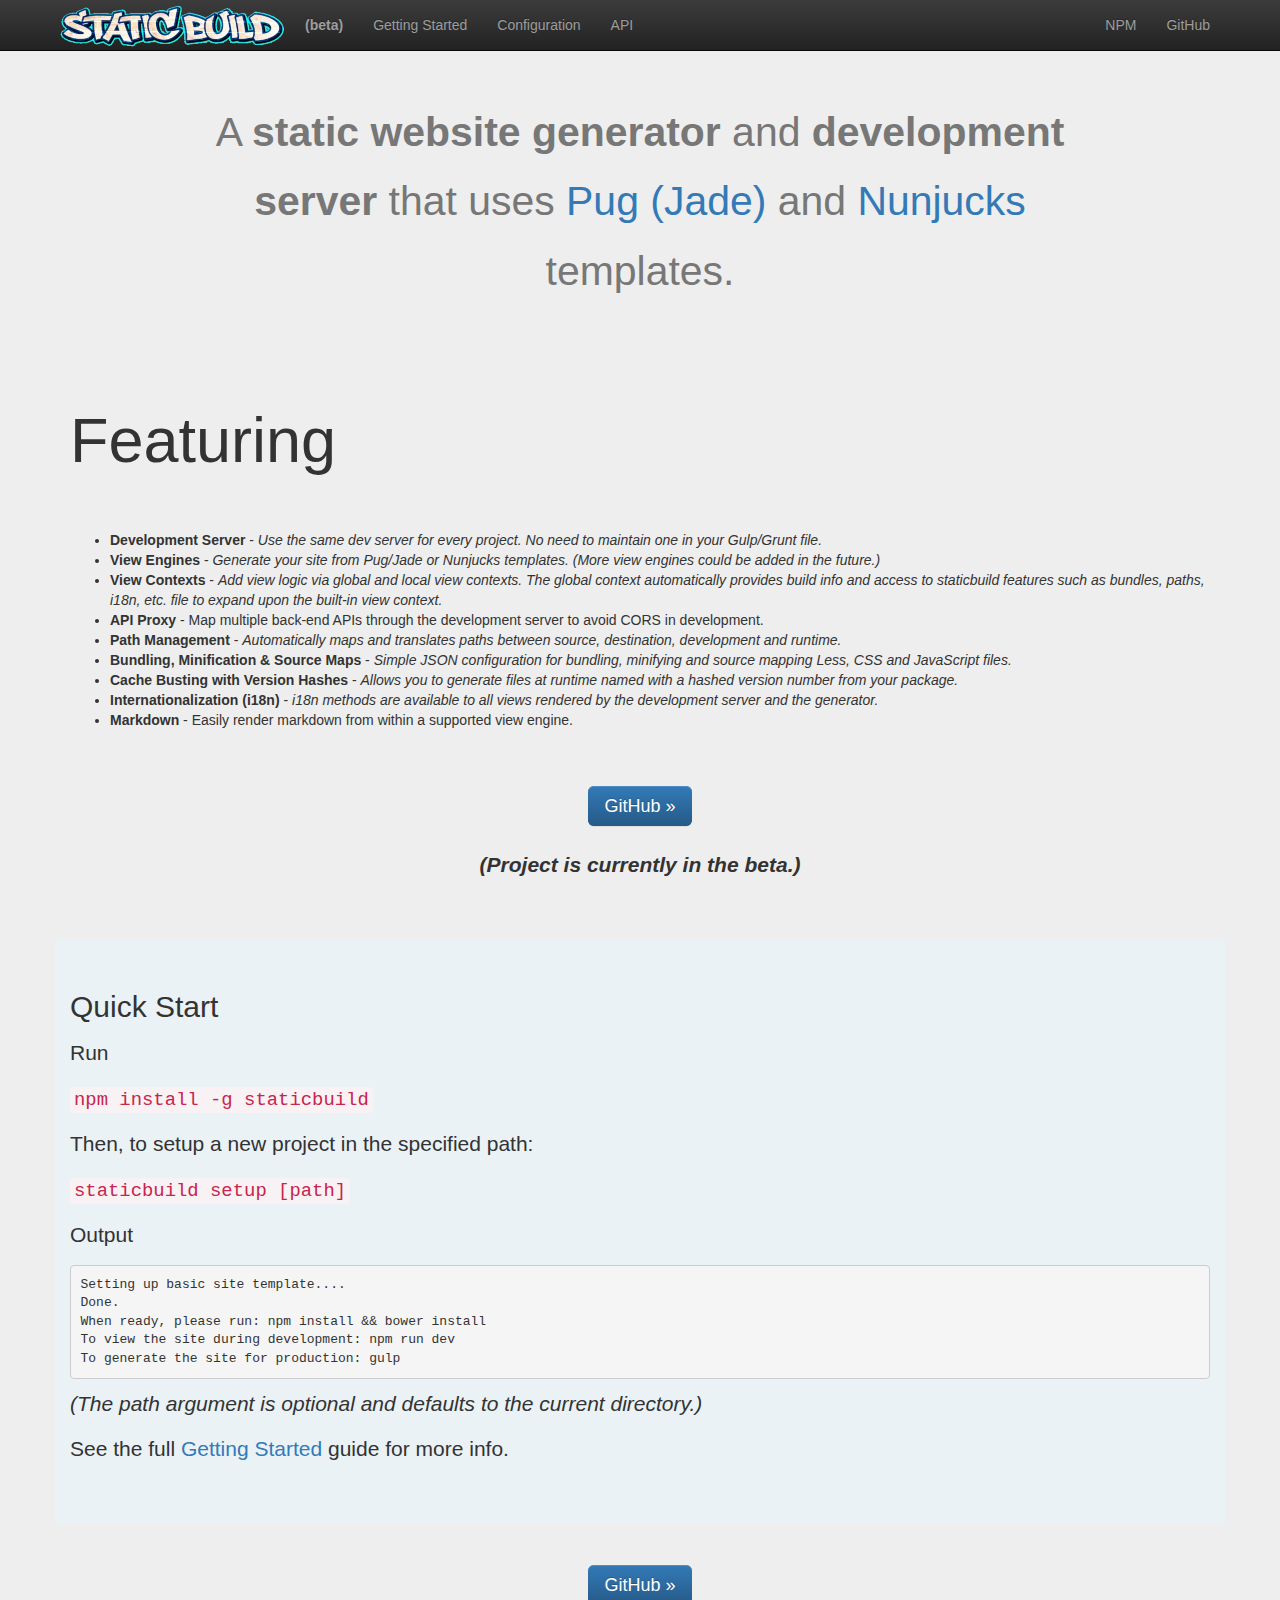
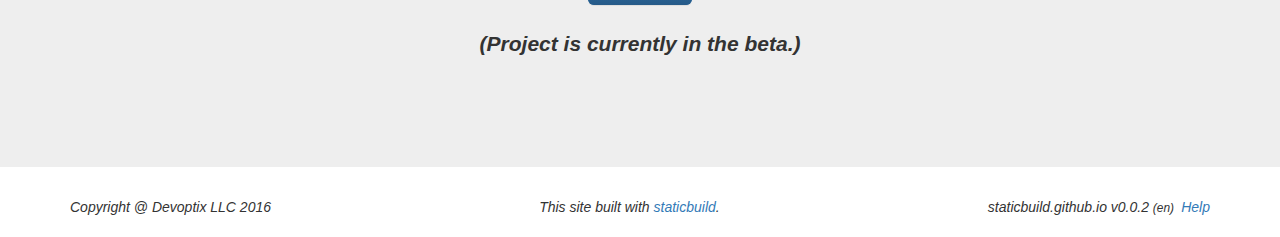
<file: index.html>
<!DOCTYPE html><html lang="en" dir="auto"><head><meta charset="utf-8"><meta http-equiv="X-UA-Compatible" content="IE=edge"><meta name="viewport" content="width=device-width,initial-scale=1"><title>Staticbuild (beta) &middot; A simple static website builder.</title><meta name="description" content="Staticbuild is a simple static website builder that lets you use Jade or Nunjucks templates to build your site."><link rel="apple-touch-icon" href="apple-touch-icon.png"><link rel="stylesheet" type="text/css" href="/lib/main/styles-9f6a6f337e.css"/><script type="text/javascript" src="/lib/jqbs/scripts-b0c3b7d58e.js"></script><script type="text/javascript" src="/lib/ko/scripts-2907ce55e3.js"></script><script type="text/javascript" src="/lib/main/scripts-5191973edb.js"></script><link rel="stylesheet" type="text/css" href="/lib/hljs-solarized-dark/styles-1bac334b99.css"/></head><body><div id="topnav" role="navigation" class="navbar navbar-inverse navbar-fixed-top"><div class="container"><div class="navbar-header"><button type="button" data-toggle="collapse" data-target="#navbar" aria-controls="navbar" class="navbar-toggle collapsed"><span class="sr-only">Menu</span><span class="icon-bar"></span><span class="icon-bar"></span><span class="icon-bar"></span></button><a href="/" class="navbar-brand"><img src="/lib/img/graffiti-logo-225x42.png" width="225" height="42"/></a></div><div id="navbar" class="navbar-collapse collapse"><ul class="nav navbar-nav"><li><a href="/#beta" title="(Project is currently in beta.)"><strong>(beta)</strong></a></li><li><a href="/getting-started/">Getting Started</a></li><li><a href="/configuration">Configuration</a></li><li><a href="/api">API</a></li></ul><ul class="nav navbar-nav navbar-right"><li><a href="https://www.npmjs.com/package/staticbuild">NPM</a></li><li><a href="https://github.com/staticbuild/staticbuild">GitHub</a></li></ul></div></div></div><a name="introduction"></a><div style="margin-bottom:0" class="jumbotron"><div class="container"><h1 style="margin: 0 auto; max-width: 900px" class="text-center"><small>A <strong>static website generator</strong> and <strong>development server</strong> that uses <a href="https://github.com/pugjs/pug">Pug (Jade)</a> and <a href="https://github.com/mozilla/nunjucks">Nunjucks</a> templates.</small></h1></div></div><a name="features"></a><div class="jumbotron"><div class="container"><h1>Featuring</h1><p>&nbsp;</p><p><ul><li><strong>Development Server</strong> - <em>Use the same dev server for every project. No need to maintain one in your Gulp/Grunt file.</em></li><li><strong>View Engines</strong> - <em>Generate your site from Pug/Jade or Nunjucks templates. (More view engines could be added in the future.)</em></li><li><strong>View Contexts</strong> - <em>Add view logic via global and local view contexts. The global context automatically provides build info and access to staticbuild features such as bundles, paths, i18n, etc. file to expand upon the built-in view context.</em></li><li><strong>API Proxy</strong> - Map multiple back-end APIs through the development server to avoid CORS in development.</li><li><strong>Path Management</strong> - <em>Automatically maps and translates paths between source, destination, development and runtime.</em></li><li><strong>Bundling, Minification &amp; Source Maps</strong> - <em>Simple JSON configuration for bundling, minifying and source mapping Less, CSS and JavaScript files.</em></li><li><strong>Cache Busting with Version Hashes</strong> - <em>Allows you to generate files at runtime named with a hashed version number from your package.</em></li><li><strong>Internationalization (i18n)</strong> - <em>i18n methods are available to all views rendered by the development server and the generator.</em></li><li><strong>Markdown</strong> - Easily render markdown from within a supported view engine.</li></ul></p><p>&nbsp;</p><a name="beta"></a><p class="text-center"><a href="https://github.com/staticbuild/staticbuild" role="button" class="bn btn-primary btn-lg">GitHub &raquo;</a><br><br><em><strong>(Project is currently in the beta.)</strong></em></p><p>&nbsp;</p><div class="row"><div style="background-color: #eaf2f6" class="col-xs-12"><p>&nbsp;</p><h2>Quick Start</h2><p></p><p>Run</p><p><code>npm install -g staticbuild</code></p><p>Then, to setup a new project in the specified path:</p><p><code>staticbuild setup [path]</code></p><p>Output</p><pre><code>Setting up basic site template....
Done.
When ready, please run: npm install &amp;&amp; bower install
To view the site during development: npm run dev
To generate the site for production: gulp
</code></pre><p><em>(The path argument is optional and defaults to the current directory.)</em></p><p></p><p>See the full <a href="/getting-started/">Getting Started</a> guide for more info.</p><p>&nbsp;</p></div></div><p>&nbsp;</p><p class="text-center"><a href="https://github.com/staticbuild/staticbuild" role="button" class="bn btn-primary btn-lg">GitHub &raquo;</a><br><br><em><strong>(Project is currently in the beta.)</strong></em></p><p>&nbsp;</p></div></div><div class="container"><div class="row"><div class="col-xs-12"><div class="text-center"><em class="pull-left">Copyright @ Devoptix LLC 2016</em><em>This site built with <a href="https://github.com/staticbuild/staticbuild">staticbuild</a>.</em><em class="pull-right">staticbuild.github.io v0.0.2 <small>(en) </small>&nbsp;<a href="https://github.com/staticbuild/staticbuild/issues">Help</a></em></div></div></div></div></body></html>
</file>
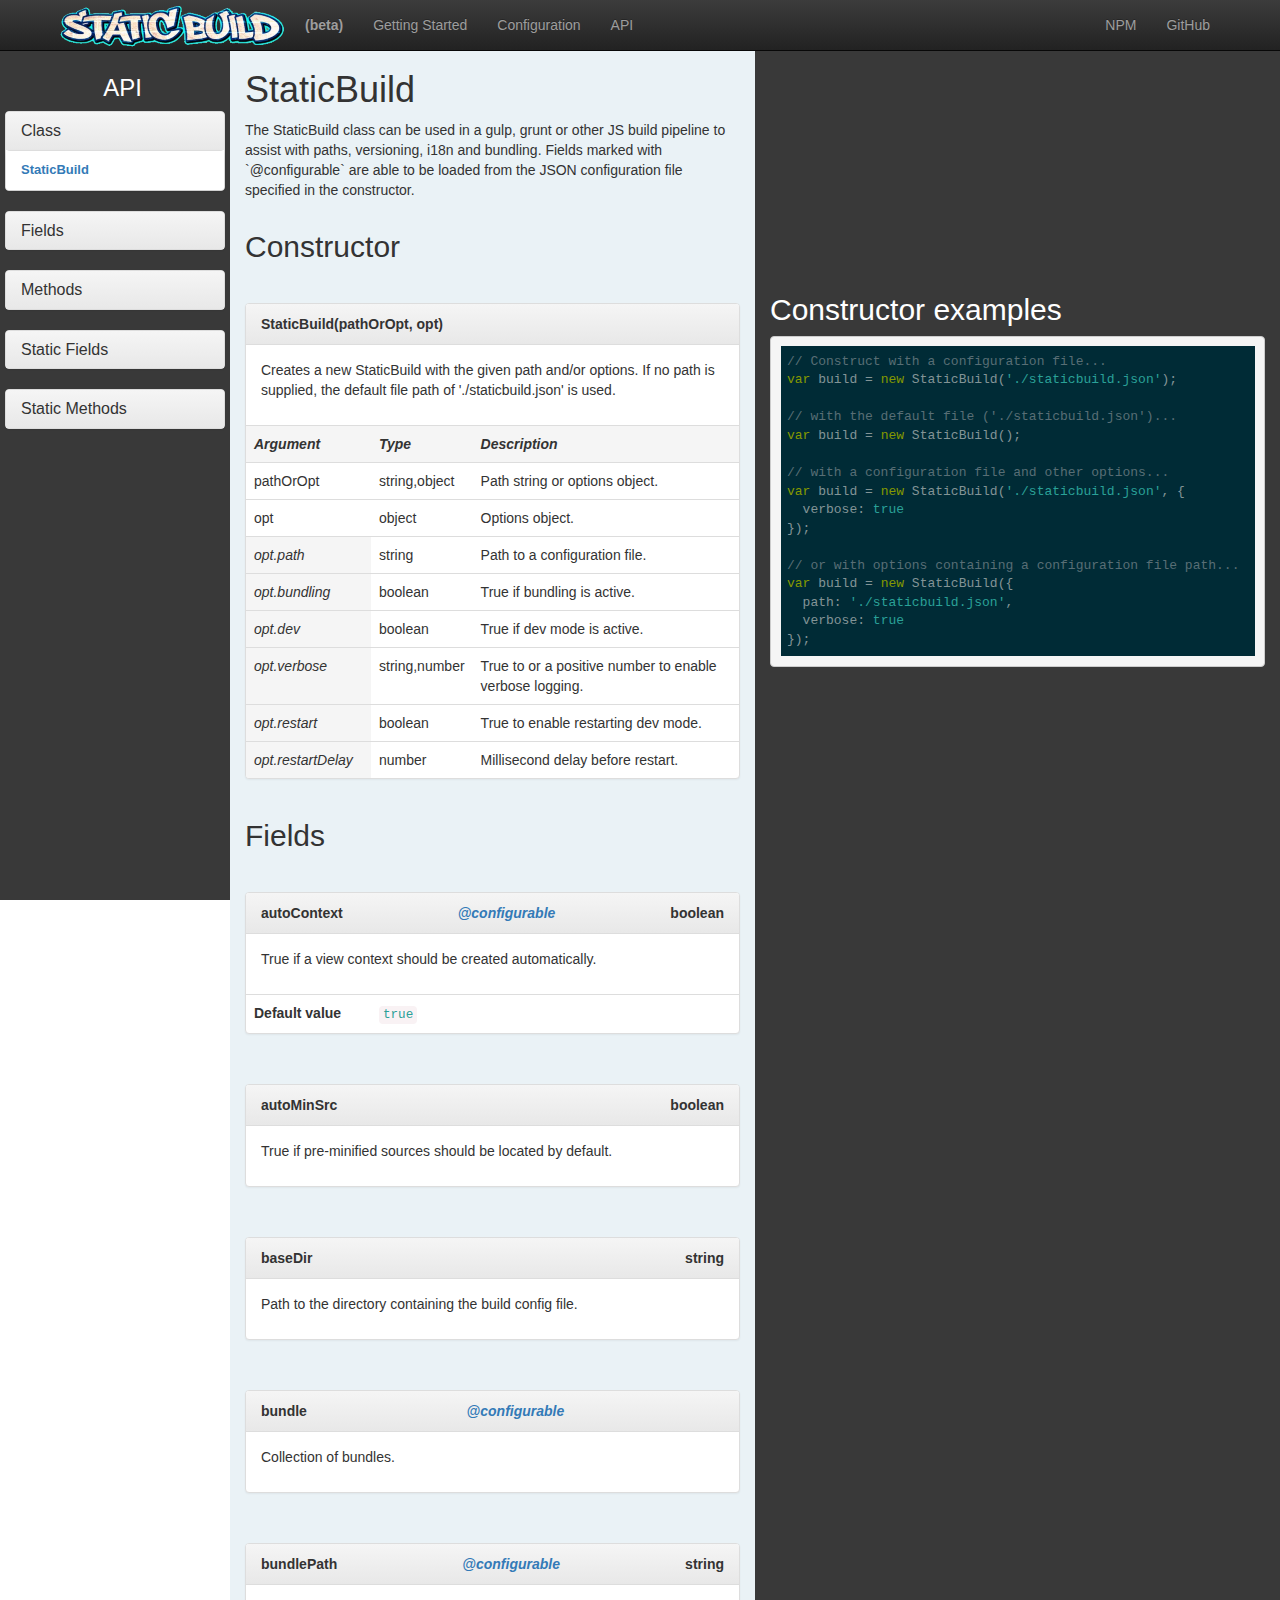
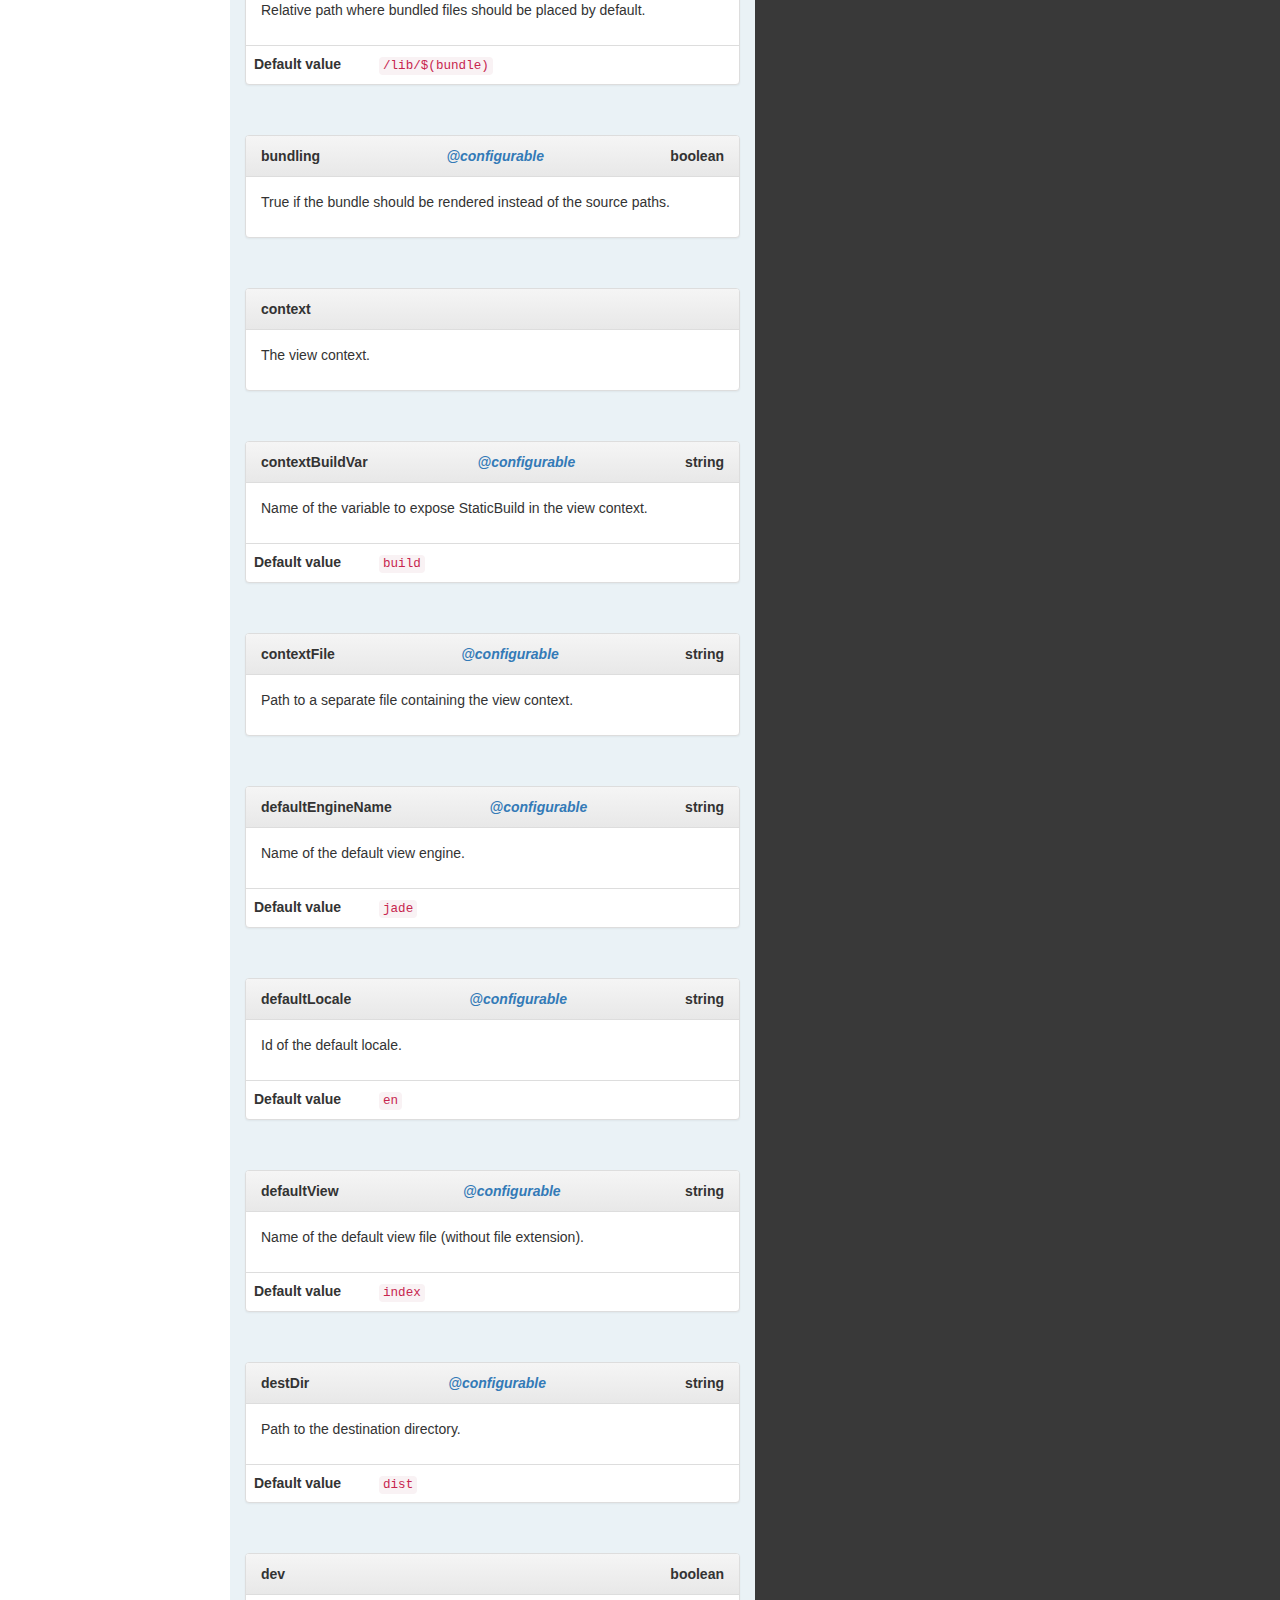
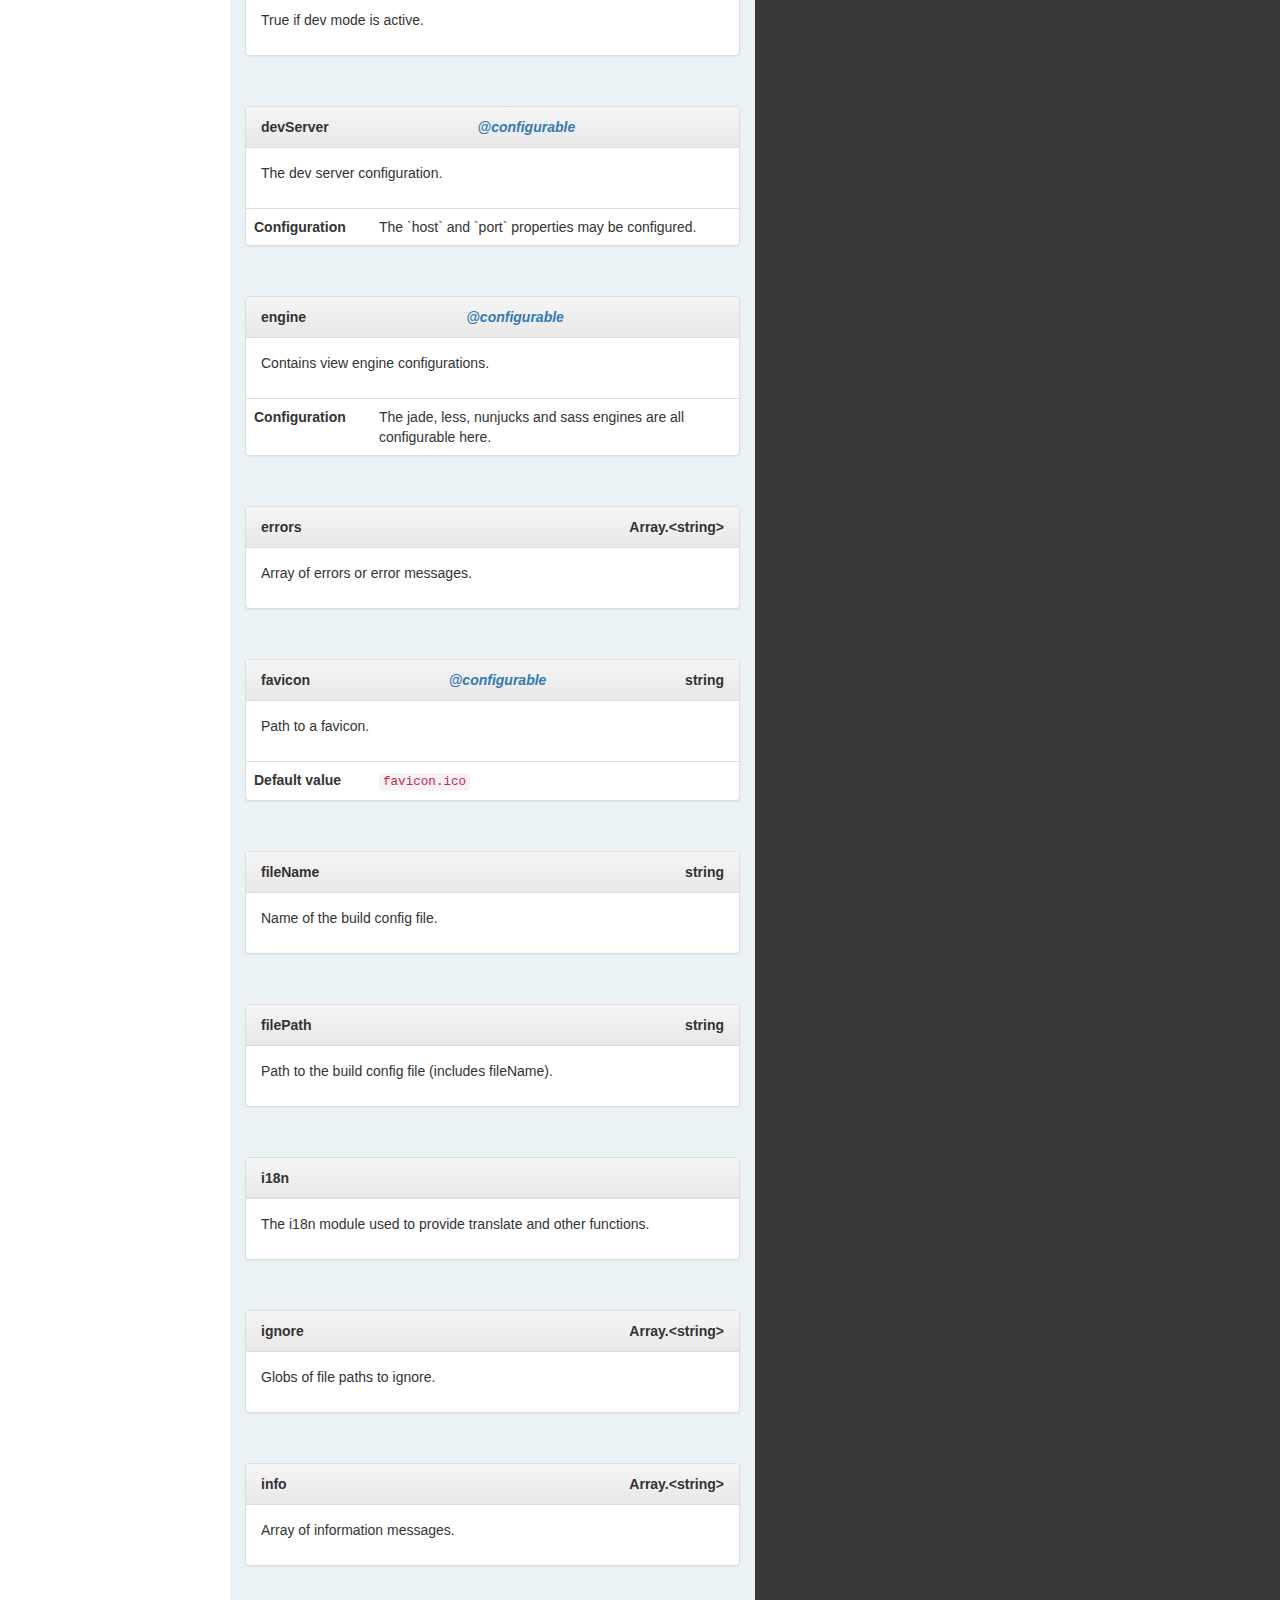
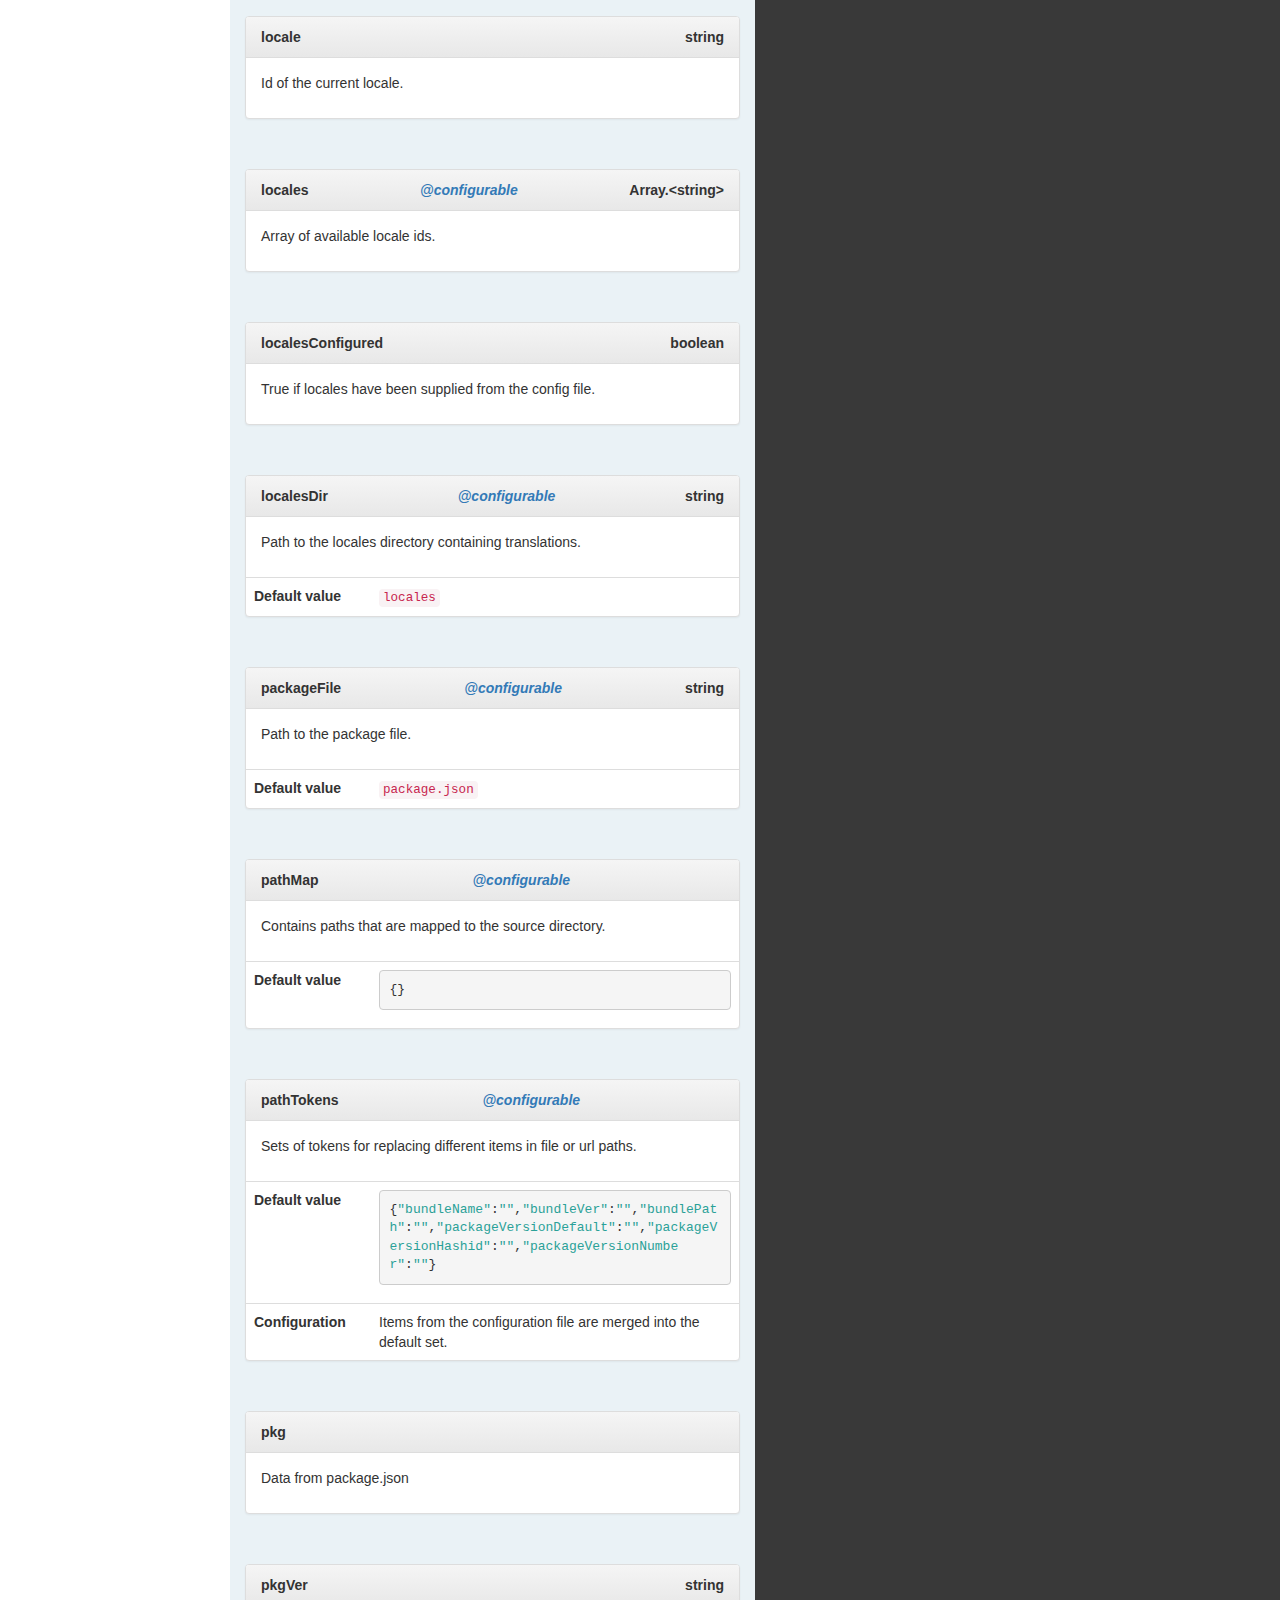
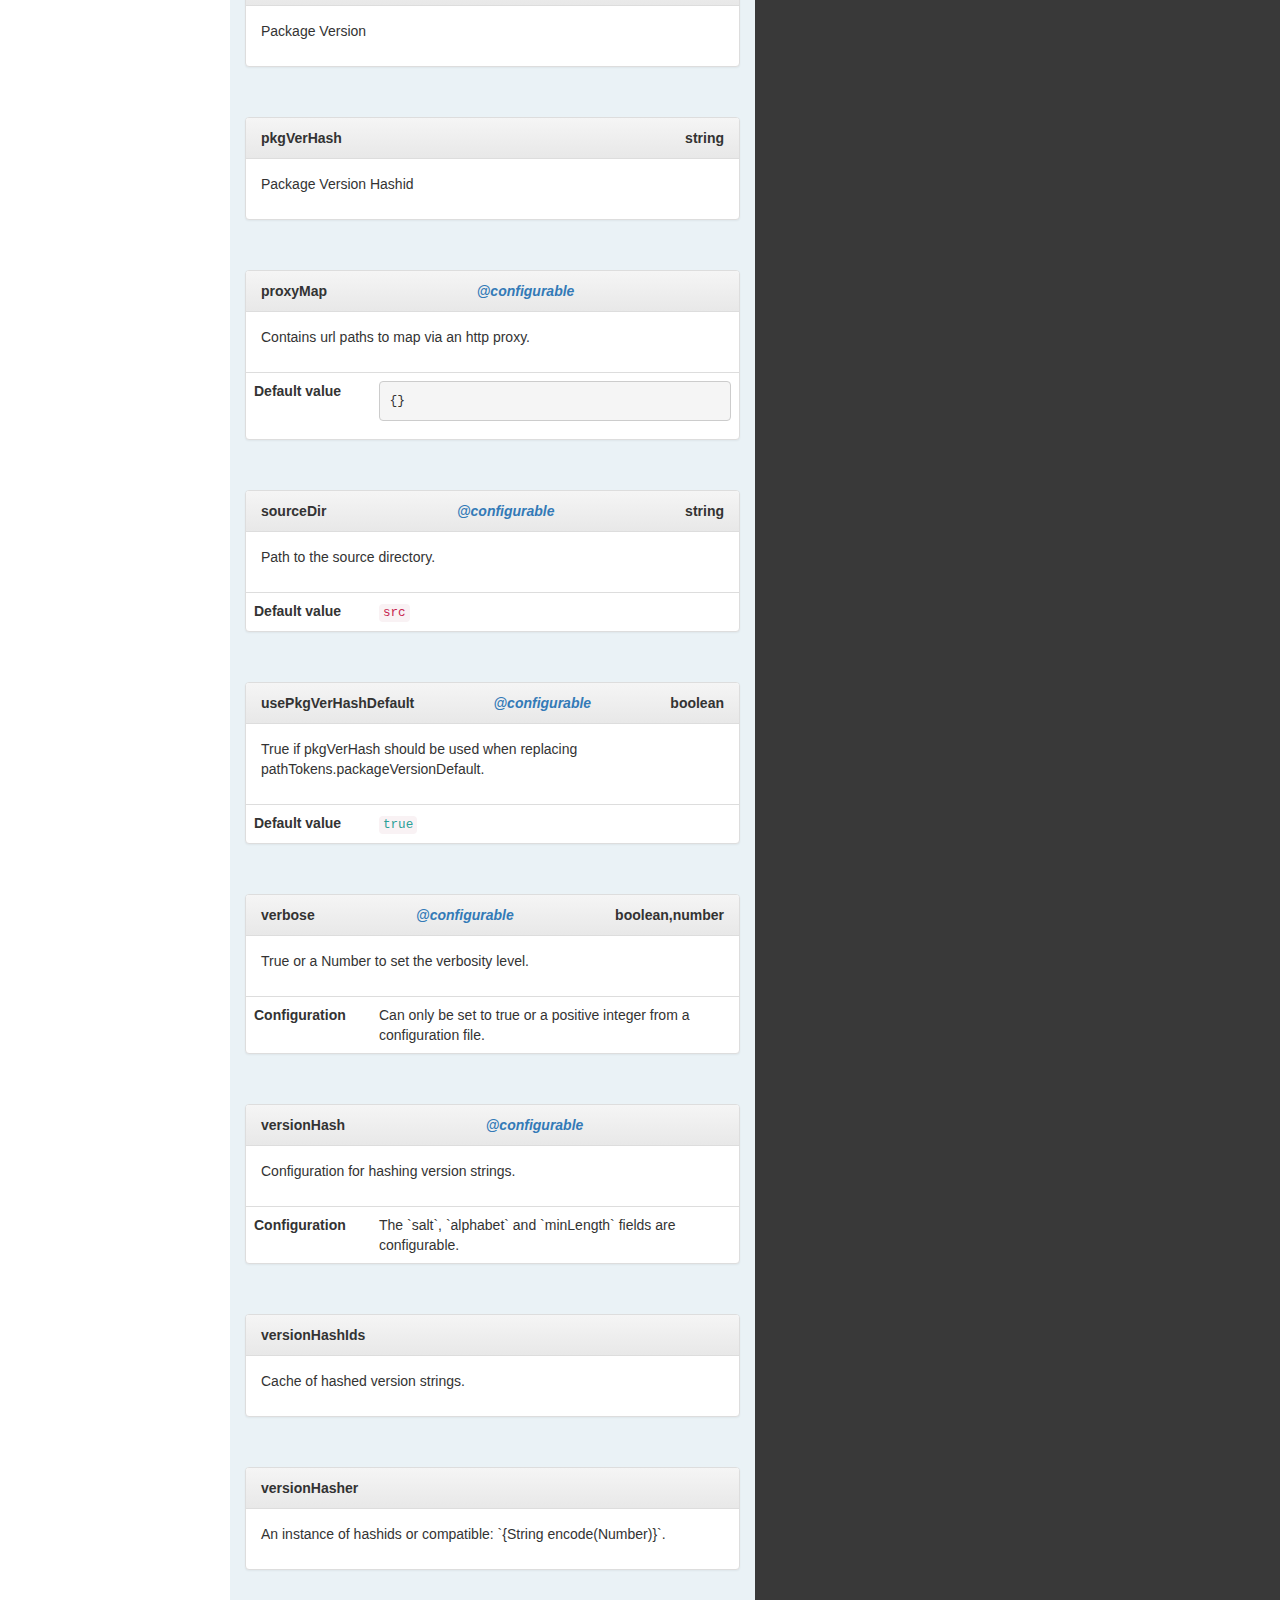
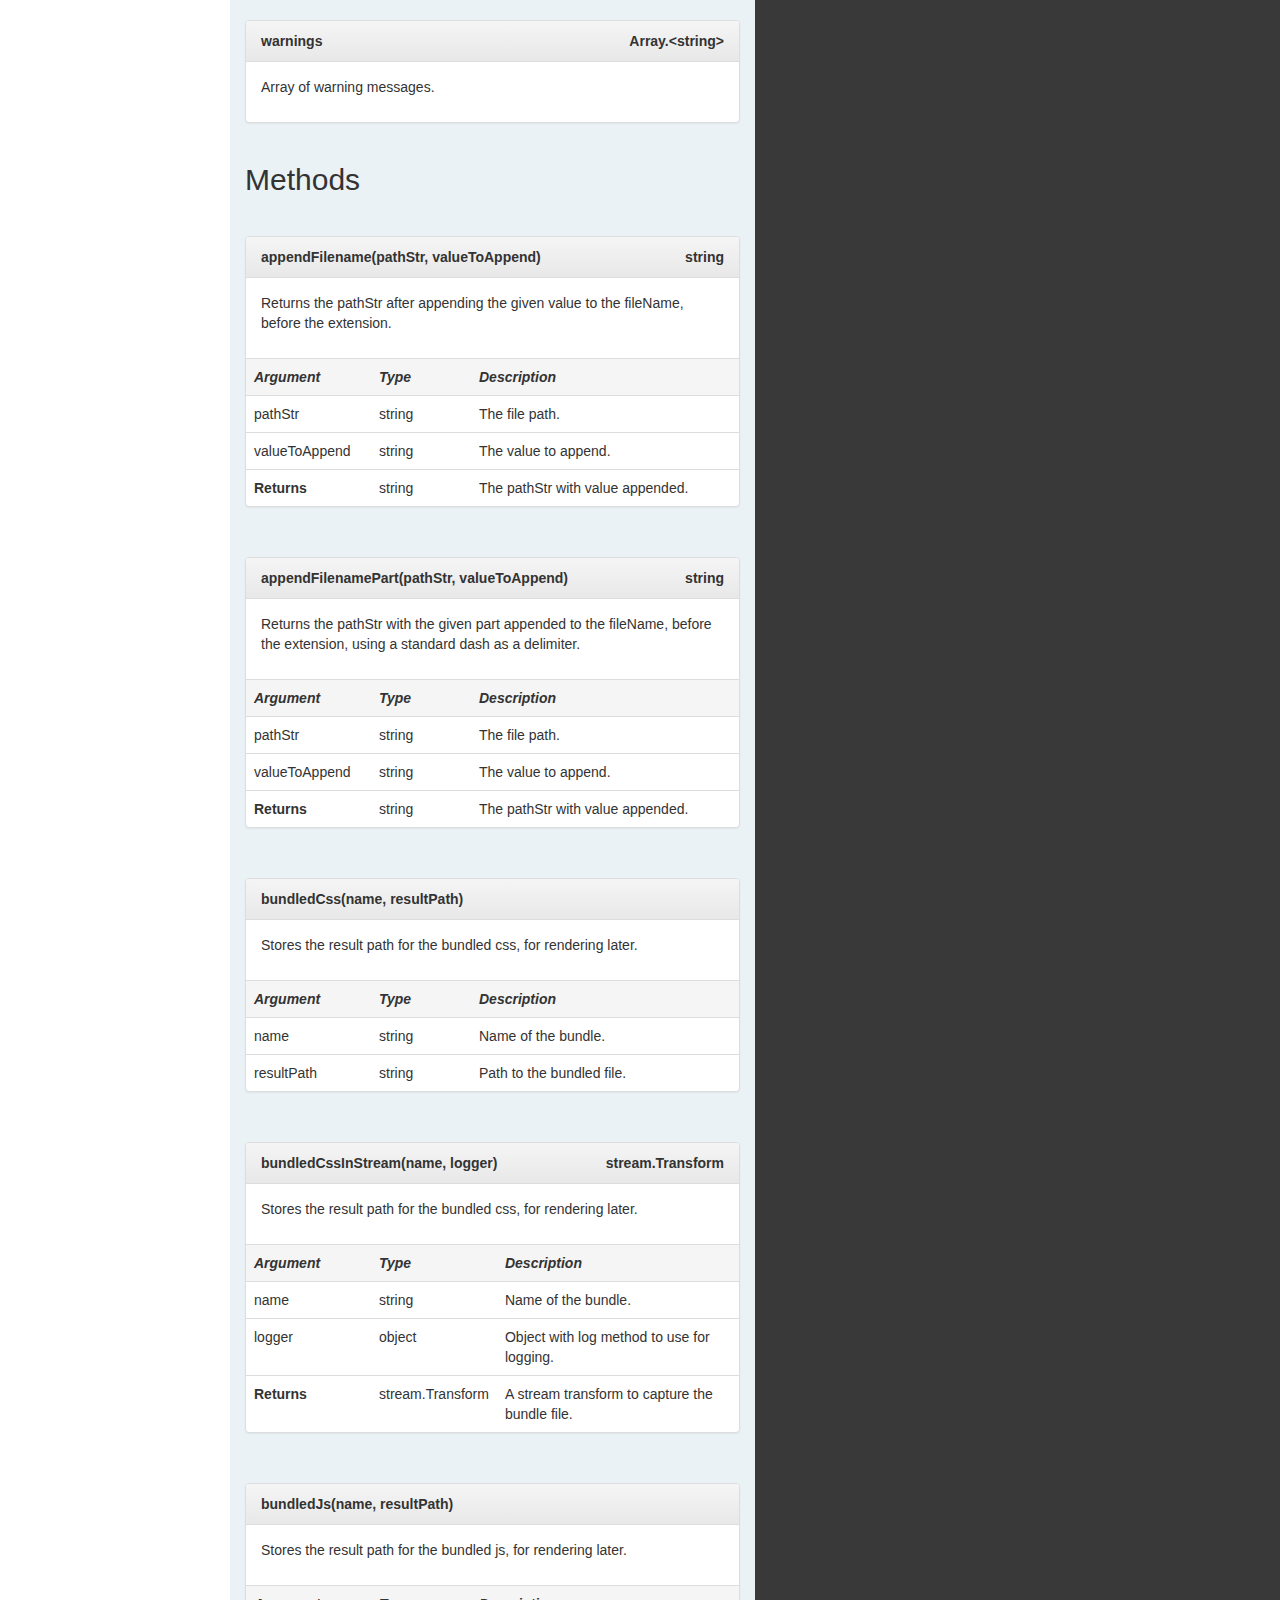
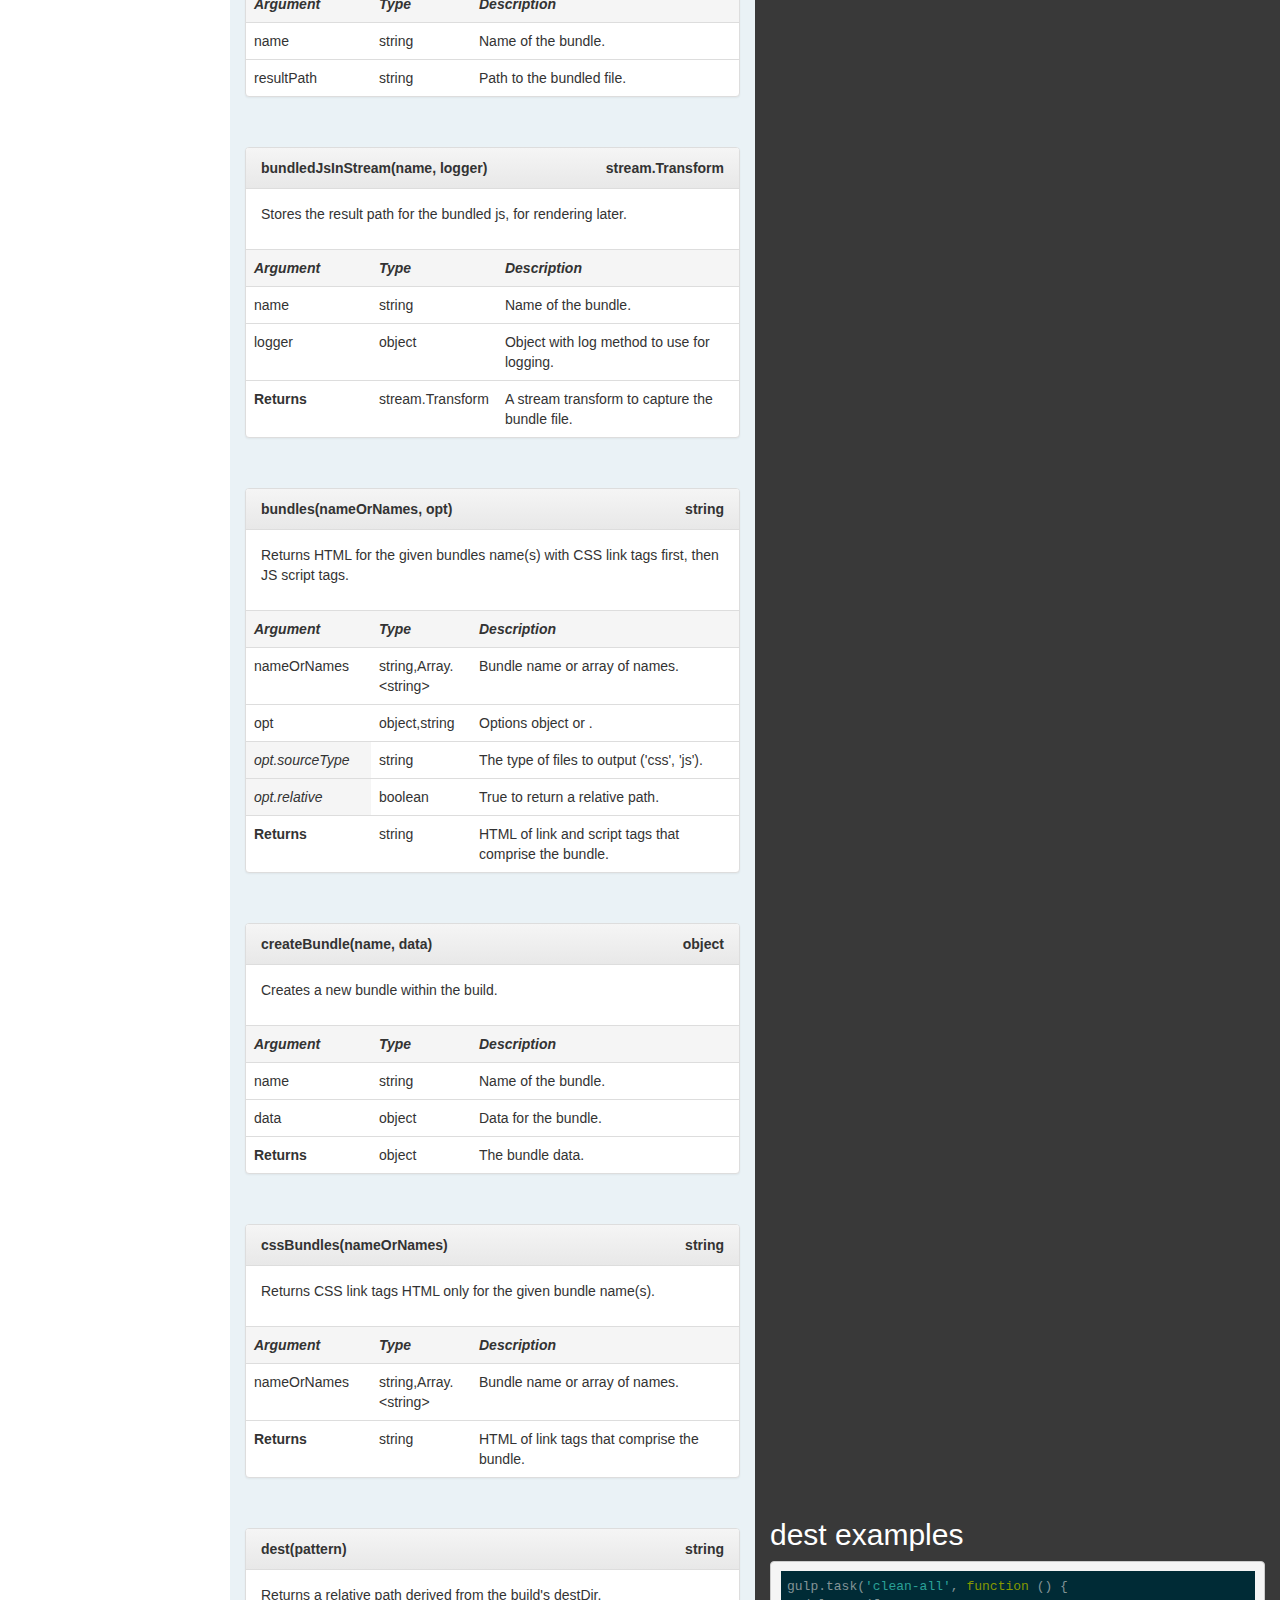
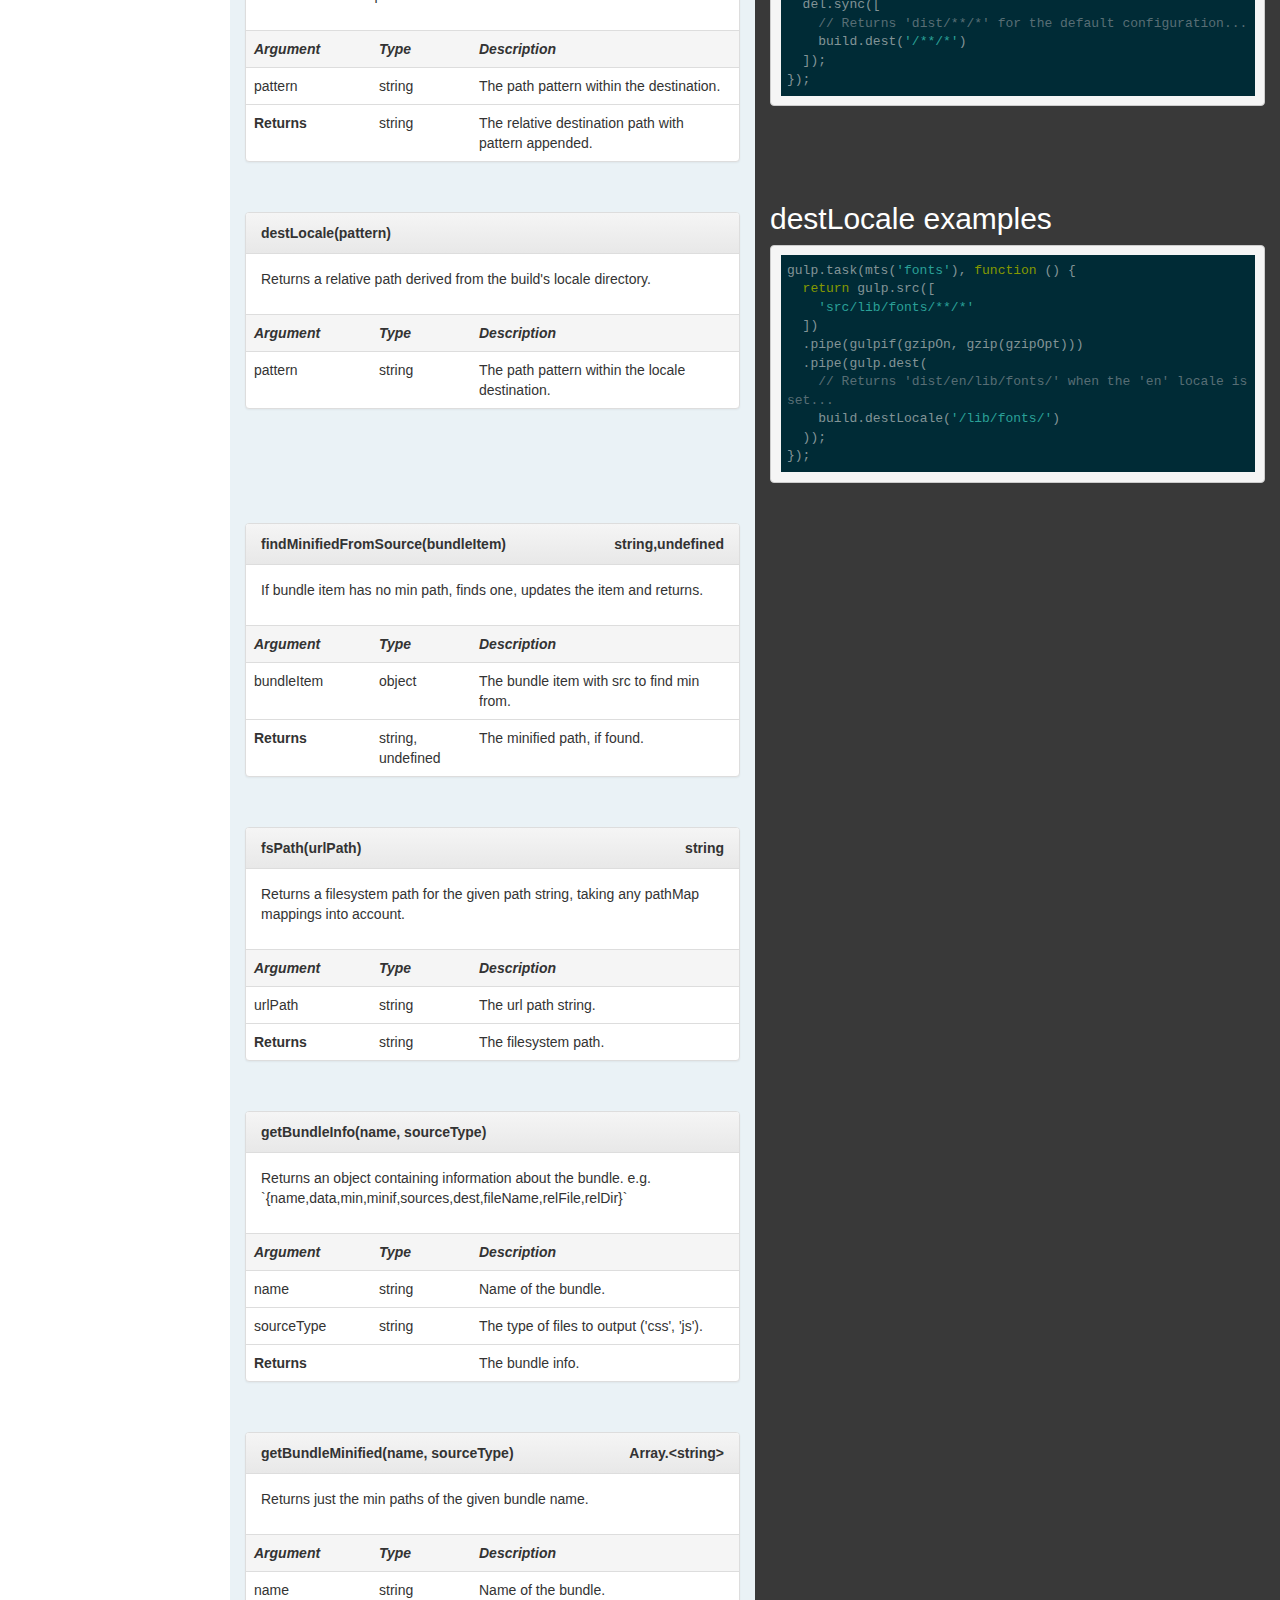
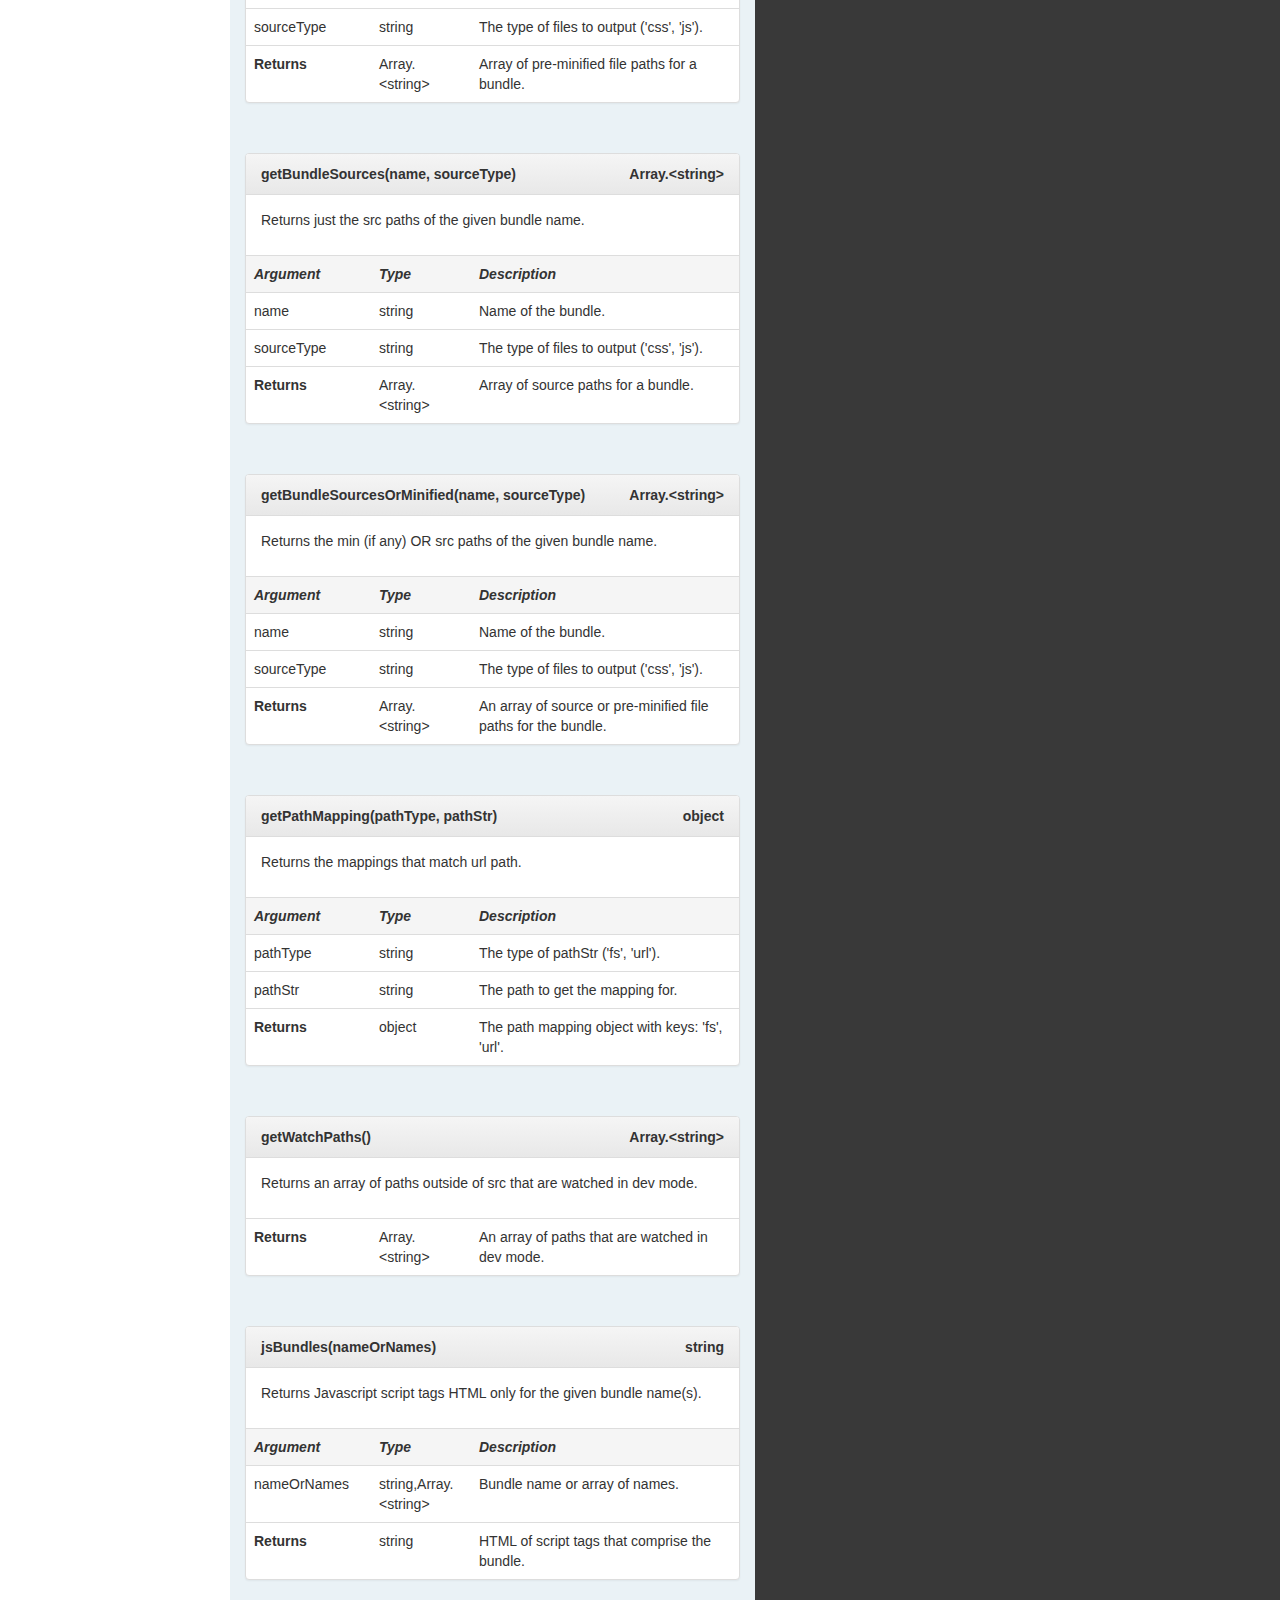
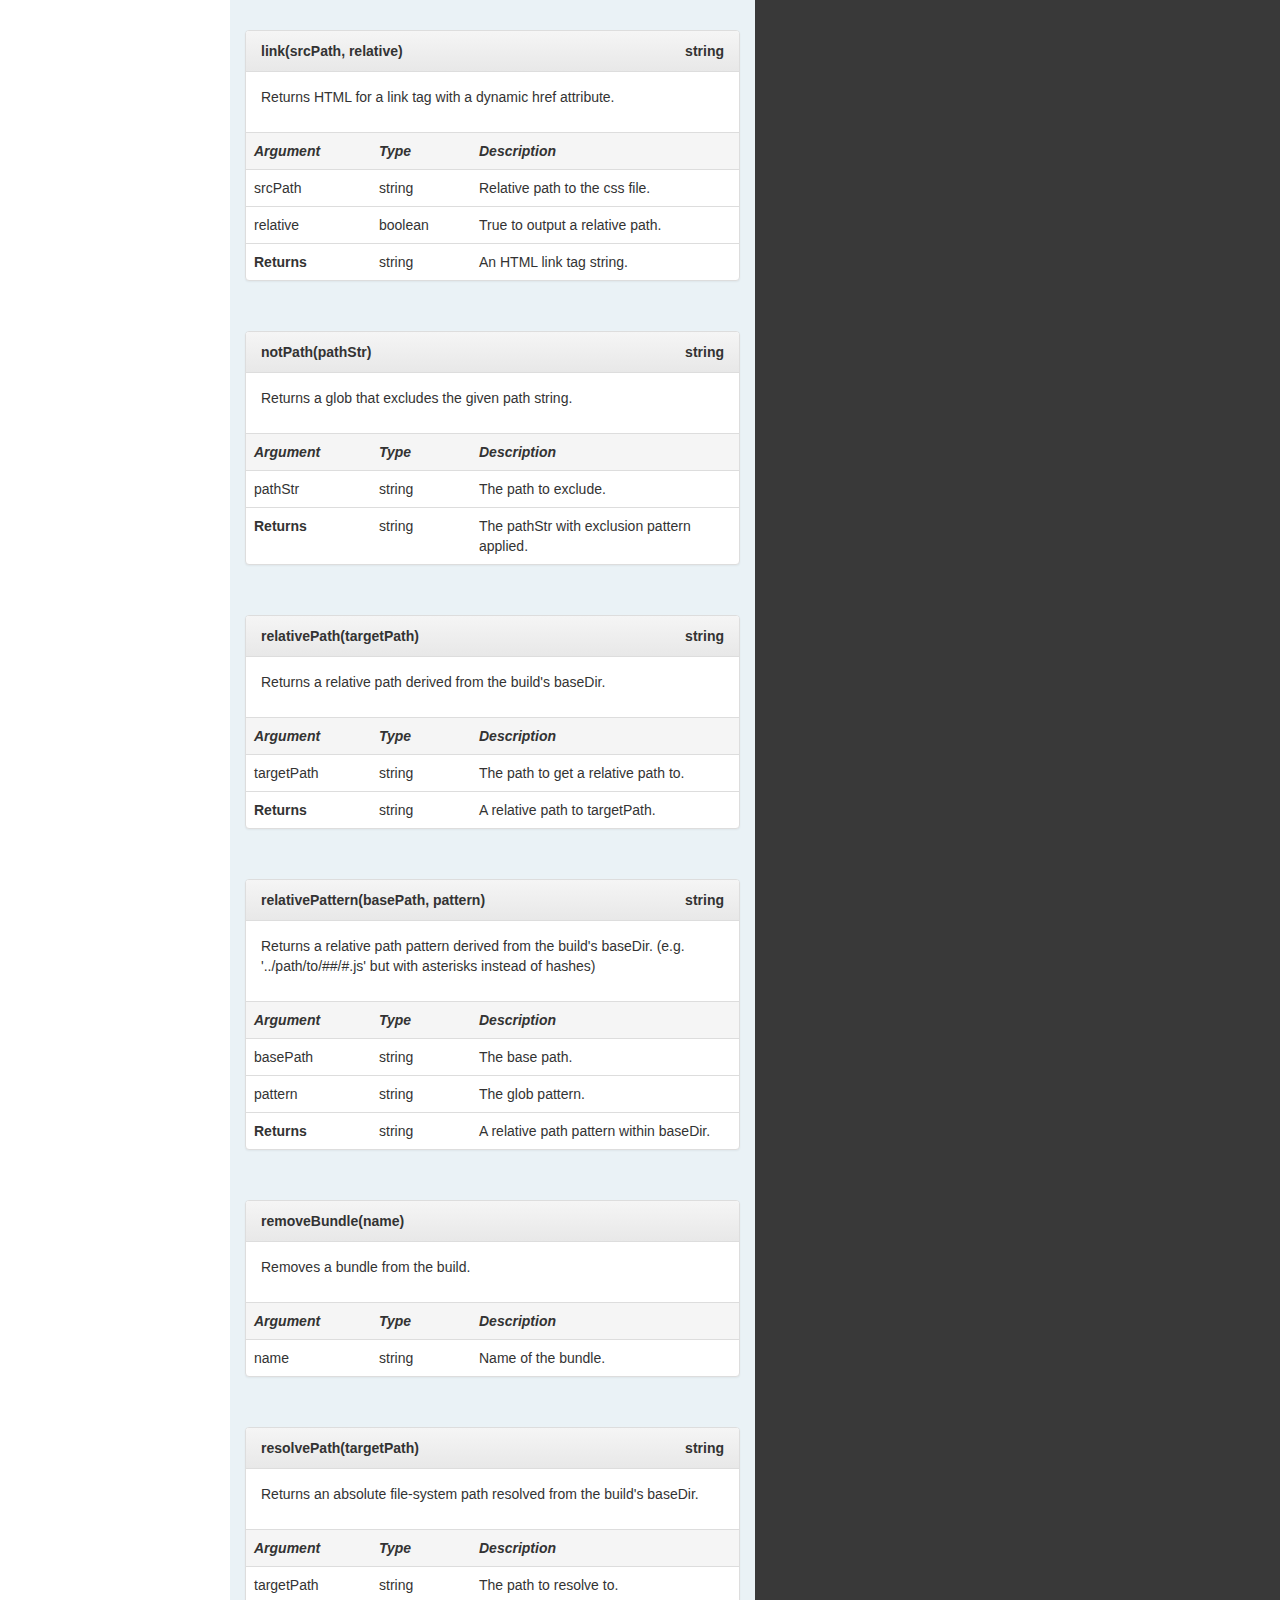
<file: api/index.html>
<!DOCTYPE html><html lang="en" dir="auto"><head><meta charset="utf-8"><meta http-equiv="X-UA-Compatible" content="IE=edge"><meta name="viewport" content="width=device-width,initial-scale=1"><title>Staticbuild (beta) &middot; A simple static website builder.</title><meta name="description" content="Staticbuild is a simple static website builder that lets you use Jade or Nunjucks templates to build your site."><link rel="apple-touch-icon" href="apple-touch-icon.png"><link rel="stylesheet" type="text/css" href="/lib/main/styles-9f6a6f337e.css"/><script type="text/javascript" src="/lib/jqbs/scripts-b0c3b7d58e.js"></script><script type="text/javascript" src="/lib/ko/scripts-2907ce55e3.js"></script><script type="text/javascript" src="/lib/main/scripts-5191973edb.js"></script><link rel="stylesheet" type="text/css" href="/lib/hljs-solarized-dark/styles-1bac334b99.css"/></head><body><div id="topnav" role="navigation" class="navbar navbar-inverse navbar-fixed-top"><div class="container"><div class="navbar-header"><button type="button" data-toggle="collapse" data-target="#navbar" aria-controls="navbar" class="navbar-toggle collapsed"><span class="sr-only">Menu</span><span class="icon-bar"></span><span class="icon-bar"></span><span class="icon-bar"></span></button><a href="/" class="navbar-brand"><img src="/lib/img/graffiti-logo-225x42.png" width="225" height="42"/></a></div><div id="navbar" class="navbar-collapse collapse"><ul class="nav navbar-nav"><li><a href="/#beta" title="(Project is currently in beta.)"><strong>(beta)</strong></a></li><li><a href="/getting-started/">Getting Started</a></li><li><a href="/configuration">Configuration</a></li><li><a href="/api">API</a></li></ul><ul class="nav navbar-nav navbar-right"><li><a href="https://www.npmjs.com/package/staticbuild">NPM</a></li><li><a href="https://github.com/staticbuild/staticbuild">GitHub</a></li></ul></div></div></div><div class="sidebar hidden-xs hidden-sm"><h3 class="text-center">API</h3><!--.search--><!--  input#input-search.search(type='text' placeholder='Search')--><!--.search-results--><div id="api-pg-1" class="panel-group"><div class="panel panel-default"><div class="panel-heading"><h4 class="panel-title"><a href="#api-ls-1" data-toggle="collapse" data-parent="#api-pg-1" aria-expanded="true">Class</a></h4></div><div id="api-ls-1" class="panel-collapse collapse in"><ul class="list-group"><li class="list-group-item"><a href="#class">StaticBuild</a></li></ul></div></div></div><div id="api-pg-2" class="panel-group"><div class="panel panel-default"><div class="panel-heading"><h4 class="panel-title"><a href="#api-ls-2" data-toggle="collapse" data-parent="#api-pg-2" aria-expanded="false">Fields</a></h4></div><div id="api-ls-2" class="panel-collapse collapse"><ul class="list-group"><li class="list-group-item"><a href="#autoContext">autoContext</a></li><li class="list-group-item"><a href="#autoMinSrc">autoMinSrc</a></li><li class="list-group-item"><a href="#baseDir">baseDir</a></li><li class="list-group-item"><a href="#bundle">bundle</a></li><li class="list-group-item"><a href="#bundlePath">bundlePath</a></li><li class="list-group-item"><a href="#bundling">bundling</a></li><li class="list-group-item"><a href="#context">context</a></li><li class="list-group-item"><a href="#contextBuildVar">contextBuildVar</a></li><li class="list-group-item"><a href="#contextFile">contextFile</a></li><li class="list-group-item"><a href="#defaultEngineName">defaultEngineName</a></li><li class="list-group-item"><a href="#defaultLocale">defaultLocale</a></li><li class="list-group-item"><a href="#defaultView">defaultView</a></li><li class="list-group-item"><a href="#destDir">destDir</a></li><li class="list-group-item"><a href="#dev">dev</a></li><li class="list-group-item"><a href="#devServer">devServer</a></li><li class="list-group-item"><a href="#engine">engine</a></li><li class="list-group-item"><a href="#errors">errors</a></li><li class="list-group-item"><a href="#favicon">favicon</a></li><li class="list-group-item"><a href="#fileName">fileName</a></li><li class="list-group-item"><a href="#filePath">filePath</a></li><li class="list-group-item"><a href="#i18n">i18n</a></li><li class="list-group-item"><a href="#ignore">ignore</a></li><li class="list-group-item"><a href="#info">info</a></li><li class="list-group-item"><a href="#locale">locale</a></li><li class="list-group-item"><a href="#locales">locales</a></li><li class="list-group-item"><a href="#localesConfigured">localesConfigured</a></li><li class="list-group-item"><a href="#localesDir">localesDir</a></li><li class="list-group-item"><a href="#packageFile">packageFile</a></li><li class="list-group-item"><a href="#pathMap">pathMap</a></li><li class="list-group-item"><a href="#pathTokens">pathTokens</a></li><li class="list-group-item"><a href="#pkg">pkg</a></li><li class="list-group-item"><a href="#pkgVer">pkgVer</a></li><li class="list-group-item"><a href="#pkgVerHash">pkgVerHash</a></li><li class="list-group-item"><a href="#proxyMap">proxyMap</a></li><li class="list-group-item"><a href="#sourceDir">sourceDir</a></li><li class="list-group-item"><a href="#usePkgVerHashDefault">usePkgVerHashDefault</a></li><li class="list-group-item"><a href="#verbose">verbose</a></li><li class="list-group-item"><a href="#versionHash">versionHash</a></li><li class="list-group-item"><a href="#versionHashIds">versionHashIds</a></li><li class="list-group-item"><a href="#versionHasher">versionHasher</a></li><li class="list-group-item"><a href="#warnings">warnings</a></li></ul></div></div></div><div id="api-pg-3" class="panel-group"><div class="panel panel-default"><div class="panel-heading"><h4 class="panel-title"><a href="#api-ls-3" data-toggle="collapse" data-parent="#api-pg-3" aria-expanded="false">Methods</a></h4></div><div id="api-ls-3" class="panel-collapse collapse"><ul class="list-group"><li class="list-group-item"><a href="#appendFilename">appendFilename</a></li><li class="list-group-item"><a href="#appendFilenamePart">appendFilenamePart</a></li><li class="list-group-item"><a href="#bundledCss">bundledCss</a></li><li class="list-group-item"><a href="#bundledCssInStream">bundledCssInStream</a></li><li class="list-group-item"><a href="#bundledJs">bundledJs</a></li><li class="list-group-item"><a href="#bundledJsInStream">bundledJsInStream</a></li><li class="list-group-item"><a href="#bundles">bundles</a></li><li class="list-group-item"><a href="#createBundle">createBundle</a></li><li class="list-group-item"><a href="#cssBundles">cssBundles</a></li><li class="list-group-item"><a href="#dest">dest</a></li><li class="list-group-item"><a href="#destLocale">destLocale</a></li><li class="list-group-item"><a href="#findMinifiedFromSource">findMinifiedFromSource</a></li><li class="list-group-item"><a href="#fsPath">fsPath</a></li><li class="list-group-item"><a href="#getBundleInfo">getBundleInfo</a></li><li class="list-group-item"><a href="#getBundleMinified">getBundleMinified</a></li><li class="list-group-item"><a href="#getBundleSources">getBundleSources</a></li><li class="list-group-item"><a href="#getBundleSourcesOrMinified">getBundleSourcesOrMinified</a></li><li class="list-group-item"><a href="#getPathMapping">getPathMapping</a></li><li class="list-group-item"><a href="#getWatchPaths">getWatchPaths</a></li><li class="list-group-item"><a href="#jsBundles">jsBundles</a></li><li class="list-group-item"><a href="#link">link</a></li><li class="list-group-item"><a href="#notPath">notPath</a></li><li class="list-group-item"><a href="#relativePath">relativePath</a></li><li class="list-group-item"><a href="#relativePattern">relativePattern</a></li><li class="list-group-item"><a href="#removeBundle">removeBundle</a></li><li class="list-group-item"><a href="#resolvePath">resolvePath</a></li><li class="list-group-item"><a href="#resolveSrcPath">resolveSrcPath</a></li><li class="list-group-item"><a href="#runtimePath">runtimePath</a></li><li class="list-group-item"><a href="#saveBundles">saveBundles</a></li><li class="list-group-item"><a href="#script">script</a></li><li class="list-group-item"><a href="#src">src</a></li><li class="list-group-item"><a href="#translate">translate</a></li><li class="list-group-item"><a href="#translateNumeric">translateNumeric</a></li><li class="list-group-item"><a href="#tryRequireNew">tryRequireNew</a></li><li class="list-group-item"><a href="#trySetLocale">trySetLocale</a></li><li class="list-group-item"><a href="#versionToHashId">versionToHashId</a></li><li class="list-group-item"><a href="#versionToInt">versionToInt</a></li><li class="list-group-item"><a href="#writeFileSync">writeFileSync</a></li></ul></div></div></div><div id="api-pg-4" class="panel-group"><div class="panel panel-default"><div class="panel-heading"><h4 class="panel-title"><a href="#api-ls-4" data-toggle="collapse" data-parent="#api-pg-4" aria-expanded="false">Static Fields</a></h4></div><div id="api-ls-4" class="panel-collapse collapse"><ul class="list-group"><li class="list-group-item"><a href="#static-current">current</a></li></ul></div></div></div><div id="api-pg-5" class="panel-group"><div class="panel panel-default"><div class="panel-heading"><h4 class="panel-title"><a href="#api-ls-5" data-toggle="collapse" data-parent="#api-pg-5" aria-expanded="false">Static Methods</a></h4></div><div id="api-ls-5" class="panel-collapse collapse"><ul class="list-group"><li class="list-group-item"><a href="#static-appendFilename">appendFilename</a></li><li class="list-group-item"><a href="#static-appendFilenamePart">appendFilenamePart</a></li><li class="list-group-item"><a href="#static-tryRequireNew">tryRequireNew</a></li></ul></div></div></div></div><div class="page-wrapper"><div style="background-color: #393939" class="container-fluid"><div class="row row-full-height"><div style="background-color: #eaf2f6" class="col-xs-12 col-md-6"><!-- Class--><a id="class" class="anchor"></a><h1>StaticBuild</h1><p>The StaticBuild class can be used in a gulp, grunt or other JS build pipeline to assist with paths, versioning, i18n and bundling. Fields marked with `@configurable` are able to be loaded from the JSON configuration file specified in the constructor.</p></div><div style="background-color: #393939;color:#fff" class="col-xs-12 col-md-6"></div></div><div class="row row-full-height"><div style="background-color: #eaf2f6" class="col-xs-12 col-md-6"><!-- Constructor--><a id="constructor" class="anchor"></a><h2>Constructor</h2></div><div style="background-color: #393939" class="hidden-xs hidden-sm col-md-6"><p></p></div></div><div class="row row-full-height"><div style="background-color: #eaf2f6" class="col-xs-12 col-md-6"><p>&nbsp;</p><div class="panel panel-default"><div class="panel-heading"><strong><a id="StaticBuild" class="anchor"></a>StaticBuild(pathOrOpt, opt)</strong></div><div class="panel-body"><p>Creates a new StaticBuild with the given path and/or options. If no path is supplied, the default file path of './staticbuild.json' is used.</p></div><table class="table"><thead><tr class="active"><td style="width: 125px"><strong><em>Argument</em></strong></td><td style="width: 100px"><strong><em>Type</em></strong></td><td><strong><em>Description</em></strong></td></tr></thead><tbody><tr><td style="width: 125px">pathOrOpt</td><td style="width: 100px">string,object</td><td>Path string or options object.</td></tr><tr><td style="width: 125px">opt</td><td style="width: 100px">object</td><td>Options object.</td></tr><tr><td style="width: 125px" class="active"><em>opt.path</em></td><td style="width: 100px">string</td><td>Path to a configuration file.</td></tr><tr><td style="width: 125px" class="active"><em>opt.bundling</em></td><td style="width: 100px">boolean</td><td>True if bundling is active.</td></tr><tr><td style="width: 125px" class="active"><em>opt.dev</em></td><td style="width: 100px">boolean</td><td>True if dev mode is active.</td></tr><tr><td style="width: 125px" class="active"><em>opt.verbose</em></td><td style="width: 100px">string,number</td><td>True to or a positive number to enable verbose logging.</td></tr><tr><td style="width: 125px" class="active"><em>opt.restart</em></td><td style="width: 100px">boolean</td><td>True to enable restarting dev mode.</td></tr><tr><td style="width: 125px" class="active"><em>opt.restartDelay</em></td><td style="width: 100px">number</td><td>Millisecond delay before restart.</td></tr></tbody></table></div></div><div style="background-color: #393939;color:#fff" class="col-xs-12 col-md-6"><p></p><h2 id="constructor-examples">Constructor examples</h2><p></p><pre><code class="hljs"><span class="hljs-comment">// Construct with a configuration file...</span>
<span class="hljs-keyword">var</span> build = <span class="hljs-keyword">new</span> StaticBuild(<span class="hljs-string">'./staticbuild.json'</span>);

<span class="hljs-comment">// with the default file ('./staticbuild.json')...</span>
<span class="hljs-keyword">var</span> build = <span class="hljs-keyword">new</span> StaticBuild();

<span class="hljs-comment">// with a configuration file and other options...</span>
<span class="hljs-keyword">var</span> build = <span class="hljs-keyword">new</span> StaticBuild(<span class="hljs-string">'./staticbuild.json'</span>, {
  verbose: <span class="hljs-literal">true</span>
});

<span class="hljs-comment">// or with options containing a configuration file path...</span>
<span class="hljs-keyword">var</span> build = <span class="hljs-keyword">new</span> StaticBuild({
  path: <span class="hljs-string">'./staticbuild.json'</span>,
  verbose: <span class="hljs-literal">true</span>
});
</code></pre></div></div><!-- Fields--><div class="row row-full-height"><div style="background-color: #eaf2f6" class="col-xs-12 col-md-6"><p><a id="fields" class="anchor"></a></p><h2>Fields</h2></div><div style="background-color: #393939" class="hidden-xs hidden-sm col-md-6"><p></p></div></div><div class="row row-full-height"><div style="background-color: #eaf2f6" class="col-xs-12 col-md-6"><p>&nbsp;</p><div class="panel panel-default"><div class="panel-heading text-center"><a id="autoContext" class="anchor"></a><span class="pull-left"><strong>autoContext</strong></span><strong style="color:#337ab7"><em>@configurable</em></strong><span class="pull-right"><strong>boolean</strong></span></div><div class="panel-body"><p>True if a view context should be created automatically.</p></div><table class="table"><tbody><tr><td style="width: 125px"><strong>Default value<td class="text-wrap"><code><span class="hljs-literal">true</span></code></td></strong></td></tr></tbody></table></div></div><div style="background-color: #393939;color:#fff" class="col-xs-12 col-md-6"></div></div><div class="row row-full-height"><div style="background-color: #eaf2f6" class="col-xs-12 col-md-6"><p>&nbsp;</p><div class="panel panel-default"><div class="panel-heading text-center"><a id="autoMinSrc" class="anchor"></a><span class="pull-left"><strong>autoMinSrc</strong></span>&nbsp;<span class="pull-right"><strong>boolean</strong></span></div><div class="panel-body"><p>True if pre-minified sources should be located by default.</p></div></div></div><div style="background-color: #393939;color:#fff" class="col-xs-12 col-md-6"></div></div><div class="row row-full-height"><div style="background-color: #eaf2f6" class="col-xs-12 col-md-6"><p>&nbsp;</p><div class="panel panel-default"><div class="panel-heading text-center"><a id="baseDir" class="anchor"></a><span class="pull-left"><strong>baseDir</strong></span>&nbsp;<span class="pull-right"><strong>string</strong></span></div><div class="panel-body"><p>Path to the directory containing the build config file.</p></div></div></div><div style="background-color: #393939;color:#fff" class="col-xs-12 col-md-6"></div></div><div class="row row-full-height"><div style="background-color: #eaf2f6" class="col-xs-12 col-md-6"><p>&nbsp;</p><div class="panel panel-default"><div class="panel-heading text-center"><a id="bundle" class="anchor"></a><span class="pull-left"><strong>bundle</strong></span><strong style="color:#337ab7"><em>@configurable</em></strong></div><div class="panel-body"><p>Collection of bundles.</p></div></div></div><div style="background-color: #393939;color:#fff" class="col-xs-12 col-md-6"></div></div><div class="row row-full-height"><div style="background-color: #eaf2f6" class="col-xs-12 col-md-6"><p>&nbsp;</p><div class="panel panel-default"><div class="panel-heading text-center"><a id="bundlePath" class="anchor"></a><span class="pull-left"><strong>bundlePath</strong></span><strong style="color:#337ab7"><em>@configurable</em></strong><span class="pull-right"><strong>string</strong></span></div><div class="panel-body"><p>Relative path where bundled files should be placed by default.</p></div><table class="table"><tbody><tr><td style="width: 125px"><strong>Default value<td class="text-wrap"><code>/lib/$(bundle)</code></td></strong></td></tr></tbody></table></div></div><div style="background-color: #393939;color:#fff" class="col-xs-12 col-md-6"></div></div><div class="row row-full-height"><div style="background-color: #eaf2f6" class="col-xs-12 col-md-6"><p>&nbsp;</p><div class="panel panel-default"><div class="panel-heading text-center"><a id="bundling" class="anchor"></a><span class="pull-left"><strong>bundling</strong></span><strong style="color:#337ab7"><em>@configurable</em></strong><span class="pull-right"><strong>boolean</strong></span></div><div class="panel-body"><p>True if the bundle should be rendered instead of the source paths.</p></div></div></div><div style="background-color: #393939;color:#fff" class="col-xs-12 col-md-6"></div></div><div class="row row-full-height"><div style="background-color: #eaf2f6" class="col-xs-12 col-md-6"><p>&nbsp;</p><div class="panel panel-default"><div class="panel-heading text-center"><a id="context" class="anchor"></a><span class="pull-left"><strong>context</strong></span>&nbsp;</div><div class="panel-body"><p>The view context.</p></div></div></div><div style="background-color: #393939;color:#fff" class="col-xs-12 col-md-6"></div></div><div class="row row-full-height"><div style="background-color: #eaf2f6" class="col-xs-12 col-md-6"><p>&nbsp;</p><div class="panel panel-default"><div class="panel-heading text-center"><a id="contextBuildVar" class="anchor"></a><span class="pull-left"><strong>contextBuildVar</strong></span><strong style="color:#337ab7"><em>@configurable</em></strong><span class="pull-right"><strong>string</strong></span></div><div class="panel-body"><p>Name of the variable to expose StaticBuild in the view context.</p></div><table class="table"><tbody><tr><td style="width: 125px"><strong>Default value<td class="text-wrap"><code>build</code></td></strong></td></tr></tbody></table></div></div><div style="background-color: #393939;color:#fff" class="col-xs-12 col-md-6"></div></div><div class="row row-full-height"><div style="background-color: #eaf2f6" class="col-xs-12 col-md-6"><p>&nbsp;</p><div class="panel panel-default"><div class="panel-heading text-center"><a id="contextFile" class="anchor"></a><span class="pull-left"><strong>contextFile</strong></span><strong style="color:#337ab7"><em>@configurable</em></strong><span class="pull-right"><strong>string</strong></span></div><div class="panel-body"><p>Path to a separate file containing the view context.</p></div></div></div><div style="background-color: #393939;color:#fff" class="col-xs-12 col-md-6"></div></div><div class="row row-full-height"><div style="background-color: #eaf2f6" class="col-xs-12 col-md-6"><p>&nbsp;</p><div class="panel panel-default"><div class="panel-heading text-center"><a id="defaultEngineName" class="anchor"></a><span class="pull-left"><strong>defaultEngineName</strong></span><strong style="color:#337ab7"><em>@configurable</em></strong><span class="pull-right"><strong>string</strong></span></div><div class="panel-body"><p>Name of the default view engine.</p></div><table class="table"><tbody><tr><td style="width: 125px"><strong>Default value<td class="text-wrap"><code>jade</code></td></strong></td></tr></tbody></table></div></div><div style="background-color: #393939;color:#fff" class="col-xs-12 col-md-6"></div></div><div class="row row-full-height"><div style="background-color: #eaf2f6" class="col-xs-12 col-md-6"><p>&nbsp;</p><div class="panel panel-default"><div class="panel-heading text-center"><a id="defaultLocale" class="anchor"></a><span class="pull-left"><strong>defaultLocale</strong></span><strong style="color:#337ab7"><em>@configurable</em></strong><span class="pull-right"><strong>string</strong></span></div><div class="panel-body"><p>Id of the default locale.</p></div><table class="table"><tbody><tr><td style="width: 125px"><strong>Default value<td class="text-wrap"><code>en</code></td></strong></td></tr></tbody></table></div></div><div style="background-color: #393939;color:#fff" class="col-xs-12 col-md-6"></div></div><div class="row row-full-height"><div style="background-color: #eaf2f6" class="col-xs-12 col-md-6"><p>&nbsp;</p><div class="panel panel-default"><div class="panel-heading text-center"><a id="defaultView" class="anchor"></a><span class="pull-left"><strong>defaultView</strong></span><strong style="color:#337ab7"><em>@configurable</em></strong><span class="pull-right"><strong>string</strong></span></div><div class="panel-body"><p>Name of the default view file (without file extension).</p></div><table class="table"><tbody><tr><td style="width: 125px"><strong>Default value<td class="text-wrap"><code>index</code></td></strong></td></tr></tbody></table></div></div><div style="background-color: #393939;color:#fff" class="col-xs-12 col-md-6"></div></div><div class="row row-full-height"><div style="background-color: #eaf2f6" class="col-xs-12 col-md-6"><p>&nbsp;</p><div class="panel panel-default"><div class="panel-heading text-center"><a id="destDir" class="anchor"></a><span class="pull-left"><strong>destDir</strong></span><strong style="color:#337ab7"><em>@configurable</em></strong><span class="pull-right"><strong>string</strong></span></div><div class="panel-body"><p>Path to the destination directory.</p></div><table class="table"><tbody><tr><td style="width: 125px"><strong>Default value<td class="text-wrap"><code>dist</code></td></strong></td></tr></tbody></table></div></div><div style="background-color: #393939;color:#fff" class="col-xs-12 col-md-6"></div></div><div class="row row-full-height"><div style="background-color: #eaf2f6" class="col-xs-12 col-md-6"><p>&nbsp;</p><div class="panel panel-default"><div class="panel-heading text-center"><a id="dev" class="anchor"></a><span class="pull-left"><strong>dev</strong></span>&nbsp;<span class="pull-right"><strong>boolean</strong></span></div><div class="panel-body"><p>True if dev mode is active.</p></div></div></div><div style="background-color: #393939;color:#fff" class="col-xs-12 col-md-6"></div></div><div class="row row-full-height"><div style="background-color: #eaf2f6" class="col-xs-12 col-md-6"><p>&nbsp;</p><div class="panel panel-default"><div class="panel-heading text-center"><a id="devServer" class="anchor"></a><span class="pull-left"><strong>devServer</strong></span><strong style="color:#337ab7"><em>@configurable</em></strong></div><div class="panel-body"><p>The dev server configuration.</p></div><table class="table"><tbody><tr><td style="width: 125px"><strong>Configuration</strong></td><td>The `host` and `port` properties may be configured.</td></tr></tbody></table></div></div><div style="background-color: #393939;color:#fff" class="col-xs-12 col-md-6"></div></div><div class="row row-full-height"><div style="background-color: #eaf2f6" class="col-xs-12 col-md-6"><p>&nbsp;</p><div class="panel panel-default"><div class="panel-heading text-center"><a id="engine" class="anchor"></a><span class="pull-left"><strong>engine</strong></span><strong style="color:#337ab7"><em>@configurable</em></strong></div><div class="panel-body"><p>Contains view engine configurations.</p></div><table class="table"><tbody><tr><td style="width: 125px"><strong>Configuration</strong></td><td>The jade, less, nunjucks and sass engines are all configurable here.</td></tr></tbody></table></div></div><div style="background-color: #393939;color:#fff" class="col-xs-12 col-md-6"></div></div><div class="row row-full-height"><div style="background-color: #eaf2f6" class="col-xs-12 col-md-6"><p>&nbsp;</p><div class="panel panel-default"><div class="panel-heading text-center"><a id="errors" class="anchor"></a><span class="pull-left"><strong>errors</strong></span>&nbsp;<span class="pull-right"><strong>Array.&lt;string&gt;</strong></span></div><div class="panel-body"><p>Array of errors or error messages.</p></div></div></div><div style="background-color: #393939;color:#fff" class="col-xs-12 col-md-6"></div></div><div class="row row-full-height"><div style="background-color: #eaf2f6" class="col-xs-12 col-md-6"><p>&nbsp;</p><div class="panel panel-default"><div class="panel-heading text-center"><a id="favicon" class="anchor"></a><span class="pull-left"><strong>favicon</strong></span><strong style="color:#337ab7"><em>@configurable</em></strong><span class="pull-right"><strong>string</strong></span></div><div class="panel-body"><p>Path to a favicon.</p></div><table class="table"><tbody><tr><td style="width: 125px"><strong>Default value<td class="text-wrap"><code>favicon.ico</code></td></strong></td></tr></tbody></table></div></div><div style="background-color: #393939;color:#fff" class="col-xs-12 col-md-6"></div></div><div class="row row-full-height"><div style="background-color: #eaf2f6" class="col-xs-12 col-md-6"><p>&nbsp;</p><div class="panel panel-default"><div class="panel-heading text-center"><a id="fileName" class="anchor"></a><span class="pull-left"><strong>fileName</strong></span>&nbsp;<span class="pull-right"><strong>string</strong></span></div><div class="panel-body"><p>Name of the build config file.</p></div></div></div><div style="background-color: #393939;color:#fff" class="col-xs-12 col-md-6"></div></div><div class="row row-full-height"><div style="background-color: #eaf2f6" class="col-xs-12 col-md-6"><p>&nbsp;</p><div class="panel panel-default"><div class="panel-heading text-center"><a id="filePath" class="anchor"></a><span class="pull-left"><strong>filePath</strong></span>&nbsp;<span class="pull-right"><strong>string</strong></span></div><div class="panel-body"><p>Path to the build config file (includes fileName).</p></div></div></div><div style="background-color: #393939;color:#fff" class="col-xs-12 col-md-6"></div></div><div class="row row-full-height"><div style="background-color: #eaf2f6" class="col-xs-12 col-md-6"><p>&nbsp;</p><div class="panel panel-default"><div class="panel-heading text-center"><a id="i18n" class="anchor"></a><span class="pull-left"><strong>i18n</strong></span>&nbsp;</div><div class="panel-body"><p>The i18n module used to provide translate and other functions.</p></div></div></div><div style="background-color: #393939;color:#fff" class="col-xs-12 col-md-6"></div></div><div class="row row-full-height"><div style="background-color: #eaf2f6" class="col-xs-12 col-md-6"><p>&nbsp;</p><div class="panel panel-default"><div class="panel-heading text-center"><a id="ignore" class="anchor"></a><span class="pull-left"><strong>ignore</strong></span>&nbsp;<span class="pull-right"><strong>Array.&lt;string&gt;</strong></span></div><div class="panel-body"><p>Globs of file paths to ignore.</p></div></div></div><div style="background-color: #393939;color:#fff" class="col-xs-12 col-md-6"></div></div><div class="row row-full-height"><div style="background-color: #eaf2f6" class="col-xs-12 col-md-6"><p>&nbsp;</p><div class="panel panel-default"><div class="panel-heading text-center"><a id="info" class="anchor"></a><span class="pull-left"><strong>info</strong></span>&nbsp;<span class="pull-right"><strong>Array.&lt;string&gt;</strong></span></div><div class="panel-body"><p>Array of information messages.</p></div></div></div><div style="background-color: #393939;color:#fff" class="col-xs-12 col-md-6"></div></div><div class="row row-full-height"><div style="background-color: #eaf2f6" class="col-xs-12 col-md-6"><p>&nbsp;</p><div class="panel panel-default"><div class="panel-heading text-center"><a id="locale" class="anchor"></a><span class="pull-left"><strong>locale</strong></span>&nbsp;<span class="pull-right"><strong>string</strong></span></div><div class="panel-body"><p>Id of the current locale.</p></div></div></div><div style="background-color: #393939;color:#fff" class="col-xs-12 col-md-6"></div></div><div class="row row-full-height"><div style="background-color: #eaf2f6" class="col-xs-12 col-md-6"><p>&nbsp;</p><div class="panel panel-default"><div class="panel-heading text-center"><a id="locales" class="anchor"></a><span class="pull-left"><strong>locales</strong></span><strong style="color:#337ab7"><em>@configurable</em></strong><span class="pull-right"><strong>Array.&lt;string&gt;</strong></span></div><div class="panel-body"><p>Array of available locale ids.</p></div></div></div><div style="background-color: #393939;color:#fff" class="col-xs-12 col-md-6"></div></div><div class="row row-full-height"><div style="background-color: #eaf2f6" class="col-xs-12 col-md-6"><p>&nbsp;</p><div class="panel panel-default"><div class="panel-heading text-center"><a id="localesConfigured" class="anchor"></a><span class="pull-left"><strong>localesConfigured</strong></span>&nbsp;<span class="pull-right"><strong>boolean</strong></span></div><div class="panel-body"><p>True if locales have been supplied from the config file.</p></div></div></div><div style="background-color: #393939;color:#fff" class="col-xs-12 col-md-6"></div></div><div class="row row-full-height"><div style="background-color: #eaf2f6" class="col-xs-12 col-md-6"><p>&nbsp;</p><div class="panel panel-default"><div class="panel-heading text-center"><a id="localesDir" class="anchor"></a><span class="pull-left"><strong>localesDir</strong></span><strong style="color:#337ab7"><em>@configurable</em></strong><span class="pull-right"><strong>string</strong></span></div><div class="panel-body"><p>Path to the locales directory containing translations.</p></div><table class="table"><tbody><tr><td style="width: 125px"><strong>Default value<td class="text-wrap"><code>locales</code></td></strong></td></tr></tbody></table></div></div><div style="background-color: #393939;color:#fff" class="col-xs-12 col-md-6"></div></div><div class="row row-full-height"><div style="background-color: #eaf2f6" class="col-xs-12 col-md-6"><p>&nbsp;</p><div class="panel panel-default"><div class="panel-heading text-center"><a id="packageFile" class="anchor"></a><span class="pull-left"><strong>packageFile</strong></span><strong style="color:#337ab7"><em>@configurable</em></strong><span class="pull-right"><strong>string</strong></span></div><div class="panel-body"><p>Path to the package file.</p></div><table class="table"><tbody><tr><td style="width: 125px"><strong>Default value<td class="text-wrap"><code>package.json</code></td></strong></td></tr></tbody></table></div></div><div style="background-color: #393939;color:#fff" class="col-xs-12 col-md-6"></div></div><div class="row row-full-height"><div style="background-color: #eaf2f6" class="col-xs-12 col-md-6"><p>&nbsp;</p><div class="panel panel-default"><div class="panel-heading text-center"><a id="pathMap" class="anchor"></a><span class="pull-left"><strong>pathMap</strong></span><strong style="color:#337ab7"><em>@configurable</em></strong></div><div class="panel-body"><p>Contains paths that are mapped to the source directory.</p></div><table class="table"><tbody><tr><td style="width: 125px"><strong>Default value<td class="text-wrap"><pre><code>{}</code></pre></td></strong></td></tr></tbody></table></div></div><div style="background-color: #393939;color:#fff" class="col-xs-12 col-md-6"></div></div><div class="row row-full-height"><div style="background-color: #eaf2f6" class="col-xs-12 col-md-6"><p>&nbsp;</p><div class="panel panel-default"><div class="panel-heading text-center"><a id="pathTokens" class="anchor"></a><span class="pull-left"><strong>pathTokens</strong></span><strong style="color:#337ab7"><em>@configurable</em></strong></div><div class="panel-body"><p>Sets of tokens for replacing different items in file or url paths.</p></div><table class="table"><tbody><tr><td style="width: 125px"><strong>Default value<td class="text-wrap"><pre><code>{<span class="hljs-string">"bundleName"</span>:<span class="hljs-string">""</span>,<span class="hljs-string">"bundleVer"</span>:<span class="hljs-string">""</span>,<span class="hljs-string">"bundlePath"</span>:<span class="hljs-string">""</span>,<span class="hljs-string">"packageVersionDefault"</span>:<span class="hljs-string">""</span>,<span class="hljs-string">"packageVersionHashid"</span>:<span class="hljs-string">""</span>,<span class="hljs-string">"packageVersionNumber"</span>:<span class="hljs-string">""</span>}</code></pre></td></strong></td></tr><tr><td style="width: 125px"><strong>Configuration</strong></td><td>Items from the configuration file are merged into the default set.</td></tr></tbody></table></div></div><div style="background-color: #393939;color:#fff" class="col-xs-12 col-md-6"></div></div><div class="row row-full-height"><div style="background-color: #eaf2f6" class="col-xs-12 col-md-6"><p>&nbsp;</p><div class="panel panel-default"><div class="panel-heading text-center"><a id="pkg" class="anchor"></a><span class="pull-left"><strong>pkg</strong></span>&nbsp;</div><div class="panel-body"><p>Data from package.json</p></div></div></div><div style="background-color: #393939;color:#fff" class="col-xs-12 col-md-6"></div></div><div class="row row-full-height"><div style="background-color: #eaf2f6" class="col-xs-12 col-md-6"><p>&nbsp;</p><div class="panel panel-default"><div class="panel-heading text-center"><a id="pkgVer" class="anchor"></a><span class="pull-left"><strong>pkgVer</strong></span>&nbsp;<span class="pull-right"><strong>string</strong></span></div><div class="panel-body"><p>Package Version</p></div></div></div><div style="background-color: #393939;color:#fff" class="col-xs-12 col-md-6"></div></div><div class="row row-full-height"><div style="background-color: #eaf2f6" class="col-xs-12 col-md-6"><p>&nbsp;</p><div class="panel panel-default"><div class="panel-heading text-center"><a id="pkgVerHash" class="anchor"></a><span class="pull-left"><strong>pkgVerHash</strong></span>&nbsp;<span class="pull-right"><strong>string</strong></span></div><div class="panel-body"><p>Package Version Hashid</p></div></div></div><div style="background-color: #393939;color:#fff" class="col-xs-12 col-md-6"></div></div><div class="row row-full-height"><div style="background-color: #eaf2f6" class="col-xs-12 col-md-6"><p>&nbsp;</p><div class="panel panel-default"><div class="panel-heading text-center"><a id="proxyMap" class="anchor"></a><span class="pull-left"><strong>proxyMap</strong></span><strong style="color:#337ab7"><em>@configurable</em></strong></div><div class="panel-body"><p>Contains url paths to map via an http proxy.</p></div><table class="table"><tbody><tr><td style="width: 125px"><strong>Default value<td class="text-wrap"><pre><code>{}</code></pre></td></strong></td></tr></tbody></table></div></div><div style="background-color: #393939;color:#fff" class="col-xs-12 col-md-6"></div></div><div class="row row-full-height"><div style="background-color: #eaf2f6" class="col-xs-12 col-md-6"><p>&nbsp;</p><div class="panel panel-default"><div class="panel-heading text-center"><a id="sourceDir" class="anchor"></a><span class="pull-left"><strong>sourceDir</strong></span><strong style="color:#337ab7"><em>@configurable</em></strong><span class="pull-right"><strong>string</strong></span></div><div class="panel-body"><p>Path to the source directory.</p></div><table class="table"><tbody><tr><td style="width: 125px"><strong>Default value<td class="text-wrap"><code>src</code></td></strong></td></tr></tbody></table></div></div><div style="background-color: #393939;color:#fff" class="col-xs-12 col-md-6"></div></div><div class="row row-full-height"><div style="background-color: #eaf2f6" class="col-xs-12 col-md-6"><p>&nbsp;</p><div class="panel panel-default"><div class="panel-heading text-center"><a id="usePkgVerHashDefault" class="anchor"></a><span class="pull-left"><strong>usePkgVerHashDefault</strong></span><strong style="color:#337ab7"><em>@configurable</em></strong><span class="pull-right"><strong>boolean</strong></span></div><div class="panel-body"><p>True if pkgVerHash should be used when replacing pathTokens.packageVersionDefault.</p></div><table class="table"><tbody><tr><td style="width: 125px"><strong>Default value<td class="text-wrap"><code><span class="hljs-literal">true</span></code></td></strong></td></tr></tbody></table></div></div><div style="background-color: #393939;color:#fff" class="col-xs-12 col-md-6"></div></div><div class="row row-full-height"><div style="background-color: #eaf2f6" class="col-xs-12 col-md-6"><p>&nbsp;</p><div class="panel panel-default"><div class="panel-heading text-center"><a id="verbose" class="anchor"></a><span class="pull-left"><strong>verbose</strong></span><strong style="color:#337ab7"><em>@configurable</em></strong><span class="pull-right"><strong>boolean,number</strong></span></div><div class="panel-body"><p>True or a Number to set the verbosity level.</p></div><table class="table"><tbody><tr><td style="width: 125px"><strong>Configuration</strong></td><td>Can only be set to true or a positive integer from a configuration file.</td></tr></tbody></table></div></div><div style="background-color: #393939;color:#fff" class="col-xs-12 col-md-6"></div></div><div class="row row-full-height"><div style="background-color: #eaf2f6" class="col-xs-12 col-md-6"><p>&nbsp;</p><div class="panel panel-default"><div class="panel-heading text-center"><a id="versionHash" class="anchor"></a><span class="pull-left"><strong>versionHash</strong></span><strong style="color:#337ab7"><em>@configurable</em></strong></div><div class="panel-body"><p>Configuration for hashing version strings.</p></div><table class="table"><tbody><tr><td style="width: 125px"><strong>Configuration</strong></td><td>The `salt`, `alphabet` and `minLength` fields are configurable.</td></tr></tbody></table></div></div><div style="background-color: #393939;color:#fff" class="col-xs-12 col-md-6"></div></div><div class="row row-full-height"><div style="background-color: #eaf2f6" class="col-xs-12 col-md-6"><p>&nbsp;</p><div class="panel panel-default"><div class="panel-heading text-center"><a id="versionHashIds" class="anchor"></a><span class="pull-left"><strong>versionHashIds</strong></span>&nbsp;</div><div class="panel-body"><p>Cache of hashed version strings.</p></div></div></div><div style="background-color: #393939;color:#fff" class="col-xs-12 col-md-6"></div></div><div class="row row-full-height"><div style="background-color: #eaf2f6" class="col-xs-12 col-md-6"><p>&nbsp;</p><div class="panel panel-default"><div class="panel-heading text-center"><a id="versionHasher" class="anchor"></a><span class="pull-left"><strong>versionHasher</strong></span>&nbsp;</div><div class="panel-body"><p>An instance of hashids or compatible: `{String encode(Number)}`.</p></div></div></div><div style="background-color: #393939;color:#fff" class="col-xs-12 col-md-6"></div></div><div class="row row-full-height"><div style="background-color: #eaf2f6" class="col-xs-12 col-md-6"><p>&nbsp;</p><div class="panel panel-default"><div class="panel-heading text-center"><a id="warnings" class="anchor"></a><span class="pull-left"><strong>warnings</strong></span>&nbsp;<span class="pull-right"><strong>Array.&lt;string&gt;</strong></span></div><div class="panel-body"><p>Array of warning messages.</p></div></div></div><div style="background-color: #393939;color:#fff" class="col-xs-12 col-md-6"></div></div><!-- Methods--><div class="row row-full-height"><div style="background-color: #eaf2f6" class="col-xs-12 col-md-6"><p><a id="methods" class="anchor"></a></p><h2>Methods</h2></div><div style="background-color: #393939" class="hidden-xs hidden-sm col-md-6"><p></p></div></div><div class="row row-full-height"><div style="background-color: #eaf2f6" class="col-xs-12 col-md-6"><p>&nbsp;</p><div class="panel panel-default"><div class="panel-heading"><strong><a id="appendFilename" class="anchor"></a>appendFilename(pathStr, valueToAppend)<span class="pull-right"><strong>string</strong></span></strong></div><div class="panel-body"><p>Returns the pathStr after appending the given value to the fileName, before the extension.</p></div><table class="table"><thead><tr class="active"><td style="width: 125px"><strong><em>Argument</em></strong></td><td style="width: 100px"><strong><em>Type</em></strong></td><td><strong><em>Description</em></strong></td></tr></thead><tbody><tr><td style="width: 125px">pathStr</td><td style="width: 100px">string</td><td>The file path.</td></tr><tr><td style="width: 125px">valueToAppend</td><td style="width: 100px">string</td><td>The value to append.</td></tr><tr><td style="width: 125px"><strong>Returns</strong></td><td style="width: 100px">string</td><td>The pathStr with value appended.</td></tr></tbody></table></div></div><div style="background-color: #393939;color:#fff" class="col-xs-12 col-md-6"></div></div><div class="row row-full-height"><div style="background-color: #eaf2f6" class="col-xs-12 col-md-6"><p>&nbsp;</p><div class="panel panel-default"><div class="panel-heading"><strong><a id="appendFilenamePart" class="anchor"></a>appendFilenamePart(pathStr, valueToAppend)<span class="pull-right"><strong>string</strong></span></strong></div><div class="panel-body"><p>Returns the pathStr with the given part appended to the fileName, before the extension, using a standard dash as a delimiter.</p></div><table class="table"><thead><tr class="active"><td style="width: 125px"><strong><em>Argument</em></strong></td><td style="width: 100px"><strong><em>Type</em></strong></td><td><strong><em>Description</em></strong></td></tr></thead><tbody><tr><td style="width: 125px">pathStr</td><td style="width: 100px">string</td><td>The file path.</td></tr><tr><td style="width: 125px">valueToAppend</td><td style="width: 100px">string</td><td>The value to append.</td></tr><tr><td style="width: 125px"><strong>Returns</strong></td><td style="width: 100px">string</td><td>The pathStr with value appended.</td></tr></tbody></table></div></div><div style="background-color: #393939;color:#fff" class="col-xs-12 col-md-6"></div></div><div class="row row-full-height"><div style="background-color: #eaf2f6" class="col-xs-12 col-md-6"><p>&nbsp;</p><div class="panel panel-default"><div class="panel-heading"><strong><a id="bundledCss" class="anchor"></a>bundledCss(name, resultPath)</strong></div><div class="panel-body"><p>Stores the result path for the bundled css, for rendering later.</p></div><table class="table"><thead><tr class="active"><td style="width: 125px"><strong><em>Argument</em></strong></td><td style="width: 100px"><strong><em>Type</em></strong></td><td><strong><em>Description</em></strong></td></tr></thead><tbody><tr><td style="width: 125px">name</td><td style="width: 100px">string</td><td>Name of the bundle.</td></tr><tr><td style="width: 125px">resultPath</td><td style="width: 100px">string</td><td>Path to the bundled file.</td></tr></tbody></table></div></div><div style="background-color: #393939;color:#fff" class="col-xs-12 col-md-6"></div></div><div class="row row-full-height"><div style="background-color: #eaf2f6" class="col-xs-12 col-md-6"><p>&nbsp;</p><div class="panel panel-default"><div class="panel-heading"><strong><a id="bundledCssInStream" class="anchor"></a>bundledCssInStream(name, logger)<span class="pull-right"><strong>stream.Transform</strong></span></strong></div><div class="panel-body"><p>Stores the result path for the bundled css, for rendering later.</p></div><table class="table"><thead><tr class="active"><td style="width: 125px"><strong><em>Argument</em></strong></td><td style="width: 100px"><strong><em>Type</em></strong></td><td><strong><em>Description</em></strong></td></tr></thead><tbody><tr><td style="width: 125px">name</td><td style="width: 100px">string</td><td>Name of the bundle.</td></tr><tr><td style="width: 125px">logger</td><td style="width: 100px">object</td><td>Object with log method to use for logging.</td></tr><tr><td style="width: 125px"><strong>Returns</strong></td><td style="width: 100px">stream.Transform</td><td>A stream transform to capture the bundle file.</td></tr></tbody></table></div></div><div style="background-color: #393939;color:#fff" class="col-xs-12 col-md-6"></div></div><div class="row row-full-height"><div style="background-color: #eaf2f6" class="col-xs-12 col-md-6"><p>&nbsp;</p><div class="panel panel-default"><div class="panel-heading"><strong><a id="bundledJs" class="anchor"></a>bundledJs(name, resultPath)</strong></div><div class="panel-body"><p>Stores the result path for the bundled js, for rendering later.</p></div><table class="table"><thead><tr class="active"><td style="width: 125px"><strong><em>Argument</em></strong></td><td style="width: 100px"><strong><em>Type</em></strong></td><td><strong><em>Description</em></strong></td></tr></thead><tbody><tr><td style="width: 125px">name</td><td style="width: 100px">string</td><td>Name of the bundle.</td></tr><tr><td style="width: 125px">resultPath</td><td style="width: 100px">string</td><td>Path to the bundled file.</td></tr></tbody></table></div></div><div style="background-color: #393939;color:#fff" class="col-xs-12 col-md-6"></div></div><div class="row row-full-height"><div style="background-color: #eaf2f6" class="col-xs-12 col-md-6"><p>&nbsp;</p><div class="panel panel-default"><div class="panel-heading"><strong><a id="bundledJsInStream" class="anchor"></a>bundledJsInStream(name, logger)<span class="pull-right"><strong>stream.Transform</strong></span></strong></div><div class="panel-body"><p>Stores the result path for the bundled js, for rendering later.</p></div><table class="table"><thead><tr class="active"><td style="width: 125px"><strong><em>Argument</em></strong></td><td style="width: 100px"><strong><em>Type</em></strong></td><td><strong><em>Description</em></strong></td></tr></thead><tbody><tr><td style="width: 125px">name</td><td style="width: 100px">string</td><td>Name of the bundle.</td></tr><tr><td style="width: 125px">logger</td><td style="width: 100px">object</td><td>Object with log method to use for logging.</td></tr><tr><td style="width: 125px"><strong>Returns</strong></td><td style="width: 100px">stream.Transform</td><td>A stream transform to capture the bundle file.</td></tr></tbody></table></div></div><div style="background-color: #393939;color:#fff" class="col-xs-12 col-md-6"></div></div><div class="row row-full-height"><div style="background-color: #eaf2f6" class="col-xs-12 col-md-6"><p>&nbsp;</p><div class="panel panel-default"><div class="panel-heading"><strong><a id="bundles" class="anchor"></a>bundles(nameOrNames, opt)<span class="pull-right"><strong>string</strong></span></strong></div><div class="panel-body"><p>Returns HTML for the given bundles name(s) with CSS link tags first, then JS script tags.</p></div><table class="table"><thead><tr class="active"><td style="width: 125px"><strong><em>Argument</em></strong></td><td style="width: 100px"><strong><em>Type</em></strong></td><td><strong><em>Description</em></strong></td></tr></thead><tbody><tr><td style="width: 125px">nameOrNames</td><td style="width: 100px">string,Array.&lt;string&gt;</td><td>Bundle name or array of names.</td></tr><tr><td style="width: 125px">opt</td><td style="width: 100px">object,string</td><td>Options object or .</td></tr><tr><td style="width: 125px" class="active"><em>opt.sourceType</em></td><td style="width: 100px">string</td><td>The type of files to output ('css', 'js').</td></tr><tr><td style="width: 125px" class="active"><em>opt.relative</em></td><td style="width: 100px">boolean</td><td>True to return a relative path.</td></tr><tr><td style="width: 125px"><strong>Returns</strong></td><td style="width: 100px">string</td><td>HTML of link and script tags that comprise the bundle.</td></tr></tbody></table></div></div><div style="background-color: #393939;color:#fff" class="col-xs-12 col-md-6"></div></div><div class="row row-full-height"><div style="background-color: #eaf2f6" class="col-xs-12 col-md-6"><p>&nbsp;</p><div class="panel panel-default"><div class="panel-heading"><strong><a id="createBundle" class="anchor"></a>createBundle(name, data)<span class="pull-right"><strong>object</strong></span></strong></div><div class="panel-body"><p>Creates a new bundle within the build.</p></div><table class="table"><thead><tr class="active"><td style="width: 125px"><strong><em>Argument</em></strong></td><td style="width: 100px"><strong><em>Type</em></strong></td><td><strong><em>Description</em></strong></td></tr></thead><tbody><tr><td style="width: 125px">name</td><td style="width: 100px">string</td><td>Name of the bundle.</td></tr><tr><td style="width: 125px">data</td><td style="width: 100px">object</td><td>Data for the bundle.</td></tr><tr><td style="width: 125px"><strong>Returns</strong></td><td style="width: 100px">object</td><td>The bundle data.</td></tr></tbody></table></div></div><div style="background-color: #393939;color:#fff" class="col-xs-12 col-md-6"></div></div><div class="row row-full-height"><div style="background-color: #eaf2f6" class="col-xs-12 col-md-6"><p>&nbsp;</p><div class="panel panel-default"><div class="panel-heading"><strong><a id="cssBundles" class="anchor"></a>cssBundles(nameOrNames)<span class="pull-right"><strong>string</strong></span></strong></div><div class="panel-body"><p>Returns CSS link tags HTML only for the given bundle name(s).</p></div><table class="table"><thead><tr class="active"><td style="width: 125px"><strong><em>Argument</em></strong></td><td style="width: 100px"><strong><em>Type</em></strong></td><td><strong><em>Description</em></strong></td></tr></thead><tbody><tr><td style="width: 125px">nameOrNames</td><td style="width: 100px">string,Array.&lt;string&gt;</td><td>Bundle name or array of names.</td></tr><tr><td style="width: 125px"><strong>Returns</strong></td><td style="width: 100px">string</td><td>HTML of link tags that comprise the bundle.</td></tr></tbody></table></div></div><div style="background-color: #393939;color:#fff" class="col-xs-12 col-md-6"></div></div><div class="row row-full-height"><div style="background-color: #eaf2f6" class="col-xs-12 col-md-6"><p>&nbsp;</p><div class="panel panel-default"><div class="panel-heading"><strong><a id="dest" class="anchor"></a>dest(pattern)<span class="pull-right"><strong>string</strong></span></strong></div><div class="panel-body"><p>Returns a relative path derived from the build's destDir.</p></div><table class="table"><thead><tr class="active"><td style="width: 125px"><strong><em>Argument</em></strong></td><td style="width: 100px"><strong><em>Type</em></strong></td><td><strong><em>Description</em></strong></td></tr></thead><tbody><tr><td style="width: 125px">pattern</td><td style="width: 100px">string</td><td>The path pattern within the destination.</td></tr><tr><td style="width: 125px"><strong>Returns</strong></td><td style="width: 100px">string</td><td>The relative destination path with pattern appended.</td></tr></tbody></table></div></div><div style="background-color: #393939;color:#fff" class="col-xs-12 col-md-6"><p></p><h2 id="dest-examples">dest examples</h2><p></p><pre><code class="hljs">gulp.task(<span class="hljs-string">'clean-all'</span>, <span class="hljs-function"><span class="hljs-keyword">function</span> (<span class="hljs-params"></span>) </span>{
  del.sync([
    <span class="hljs-comment">// Returns 'dist/**/*' for the default configuration...</span>
    build.dest(<span class="hljs-string">'/**/*'</span>)
  ]);
});
</code></pre></div></div><div class="row row-full-height"><div style="background-color: #eaf2f6" class="col-xs-12 col-md-6"><p>&nbsp;</p><div class="panel panel-default"><div class="panel-heading"><strong><a id="destLocale" class="anchor"></a>destLocale(pattern)</strong></div><div class="panel-body"><p>Returns a relative path derived from the build's locale directory.</p></div><table class="table"><thead><tr class="active"><td style="width: 125px"><strong><em>Argument</em></strong></td><td style="width: 100px"><strong><em>Type</em></strong></td><td><strong><em>Description</em></strong></td></tr></thead><tbody><tr><td style="width: 125px">pattern</td><td style="width: 100px">string</td><td>The path pattern within the locale destination.</td></tr></tbody></table></div></div><div style="background-color: #393939;color:#fff" class="col-xs-12 col-md-6"><p></p><h2 id="destlocale-examples">destLocale examples</h2><p></p><pre><code class="hljs">gulp.task(mts(<span class="hljs-string">'fonts'</span>), <span class="hljs-function"><span class="hljs-keyword">function</span> (<span class="hljs-params"></span>) </span>{
  <span class="hljs-keyword">return</span> gulp.src([
    <span class="hljs-string">'src/lib/fonts/**/*'</span>
  ])
  .pipe(gulpif(gzipOn, gzip(gzipOpt)))
  .pipe(gulp.dest(
    <span class="hljs-comment">// Returns 'dist/en/lib/fonts/' when the 'en' locale is set...</span>
    build.destLocale(<span class="hljs-string">'/lib/fonts/'</span>)
  ));
});
</code></pre></div></div><div class="row row-full-height"><div style="background-color: #eaf2f6" class="col-xs-12 col-md-6"><p>&nbsp;</p><div class="panel panel-default"><div class="panel-heading"><strong><a id="findMinifiedFromSource" class="anchor"></a>findMinifiedFromSource(bundleItem)<span class="pull-right"><strong>string,undefined</strong></span></strong></div><div class="panel-body"><p>If bundle item has no min path, finds one, updates the item and returns.</p></div><table class="table"><thead><tr class="active"><td style="width: 125px"><strong><em>Argument</em></strong></td><td style="width: 100px"><strong><em>Type</em></strong></td><td><strong><em>Description</em></strong></td></tr></thead><tbody><tr><td style="width: 125px">bundleItem</td><td style="width: 100px">object</td><td>The bundle item with src to find min from.</td></tr><tr><td style="width: 125px"><strong>Returns</strong></td><td style="width: 100px">string, undefined</td><td>The minified path, if found.</td></tr></tbody></table></div></div><div style="background-color: #393939;color:#fff" class="col-xs-12 col-md-6"></div></div><div class="row row-full-height"><div style="background-color: #eaf2f6" class="col-xs-12 col-md-6"><p>&nbsp;</p><div class="panel panel-default"><div class="panel-heading"><strong><a id="fsPath" class="anchor"></a>fsPath(urlPath)<span class="pull-right"><strong>string</strong></span></strong></div><div class="panel-body"><p>Returns a filesystem path for the given path string, taking any pathMap mappings into account.</p></div><table class="table"><thead><tr class="active"><td style="width: 125px"><strong><em>Argument</em></strong></td><td style="width: 100px"><strong><em>Type</em></strong></td><td><strong><em>Description</em></strong></td></tr></thead><tbody><tr><td style="width: 125px">urlPath</td><td style="width: 100px">string</td><td>The url path string.</td></tr><tr><td style="width: 125px"><strong>Returns</strong></td><td style="width: 100px">string</td><td>The filesystem path.</td></tr></tbody></table></div></div><div style="background-color: #393939;color:#fff" class="col-xs-12 col-md-6"></div></div><div class="row row-full-height"><div style="background-color: #eaf2f6" class="col-xs-12 col-md-6"><p>&nbsp;</p><div class="panel panel-default"><div class="panel-heading"><strong><a id="getBundleInfo" class="anchor"></a>getBundleInfo(name, sourceType)</strong></div><div class="panel-body"><p>Returns an object containing information about the bundle. e.g. `{name,data,min,minif,sources,dest,fileName,relFile,relDir}`</p></div><table class="table"><thead><tr class="active"><td style="width: 125px"><strong><em>Argument</em></strong></td><td style="width: 100px"><strong><em>Type</em></strong></td><td><strong><em>Description</em></strong></td></tr></thead><tbody><tr><td style="width: 125px">name</td><td style="width: 100px">string</td><td>Name of the bundle.</td></tr><tr><td style="width: 125px">sourceType</td><td style="width: 100px">string</td><td>The type of files to output ('css', 'js').</td></tr><tr><td style="width: 125px"><strong>Returns</strong></td><td style="width: 100px"></td><td>The bundle info.</td></tr></tbody></table></div></div><div style="background-color: #393939;color:#fff" class="col-xs-12 col-md-6"></div></div><div class="row row-full-height"><div style="background-color: #eaf2f6" class="col-xs-12 col-md-6"><p>&nbsp;</p><div class="panel panel-default"><div class="panel-heading"><strong><a id="getBundleMinified" class="anchor"></a>getBundleMinified(name, sourceType)<span class="pull-right"><strong>Array.&lt;string&gt;</strong></span></strong></div><div class="panel-body"><p>Returns just the min paths of the given bundle name.</p></div><table class="table"><thead><tr class="active"><td style="width: 125px"><strong><em>Argument</em></strong></td><td style="width: 100px"><strong><em>Type</em></strong></td><td><strong><em>Description</em></strong></td></tr></thead><tbody><tr><td style="width: 125px">name</td><td style="width: 100px">string</td><td>Name of the bundle.</td></tr><tr><td style="width: 125px">sourceType</td><td style="width: 100px">string</td><td>The type of files to output ('css', 'js').</td></tr><tr><td style="width: 125px"><strong>Returns</strong></td><td style="width: 100px">Array.&lt;string&gt;</td><td>Array of pre-minified file paths for a bundle.</td></tr></tbody></table></div></div><div style="background-color: #393939;color:#fff" class="col-xs-12 col-md-6"></div></div><div class="row row-full-height"><div style="background-color: #eaf2f6" class="col-xs-12 col-md-6"><p>&nbsp;</p><div class="panel panel-default"><div class="panel-heading"><strong><a id="getBundleSources" class="anchor"></a>getBundleSources(name, sourceType)<span class="pull-right"><strong>Array.&lt;string&gt;</strong></span></strong></div><div class="panel-body"><p>Returns just the src paths of the given bundle name.</p></div><table class="table"><thead><tr class="active"><td style="width: 125px"><strong><em>Argument</em></strong></td><td style="width: 100px"><strong><em>Type</em></strong></td><td><strong><em>Description</em></strong></td></tr></thead><tbody><tr><td style="width: 125px">name</td><td style="width: 100px">string</td><td>Name of the bundle.</td></tr><tr><td style="width: 125px">sourceType</td><td style="width: 100px">string</td><td>The type of files to output ('css', 'js').</td></tr><tr><td style="width: 125px"><strong>Returns</strong></td><td style="width: 100px">Array.&lt;string&gt;</td><td>Array of source paths for a bundle.</td></tr></tbody></table></div></div><div style="background-color: #393939;color:#fff" class="col-xs-12 col-md-6"></div></div><div class="row row-full-height"><div style="background-color: #eaf2f6" class="col-xs-12 col-md-6"><p>&nbsp;</p><div class="panel panel-default"><div class="panel-heading"><strong><a id="getBundleSourcesOrMinified" class="anchor"></a>getBundleSourcesOrMinified(name, sourceType)<span class="pull-right"><strong>Array.&lt;string&gt;</strong></span></strong></div><div class="panel-body"><p>Returns the min (if any) OR src paths of the given bundle name.</p></div><table class="table"><thead><tr class="active"><td style="width: 125px"><strong><em>Argument</em></strong></td><td style="width: 100px"><strong><em>Type</em></strong></td><td><strong><em>Description</em></strong></td></tr></thead><tbody><tr><td style="width: 125px">name</td><td style="width: 100px">string</td><td>Name of the bundle.</td></tr><tr><td style="width: 125px">sourceType</td><td style="width: 100px">string</td><td>The type of files to output ('css', 'js').</td></tr><tr><td style="width: 125px"><strong>Returns</strong></td><td style="width: 100px">Array.&lt;string&gt;</td><td>An array of source or pre-minified file paths for the bundle.</td></tr></tbody></table></div></div><div style="background-color: #393939;color:#fff" class="col-xs-12 col-md-6"></div></div><div class="row row-full-height"><div style="background-color: #eaf2f6" class="col-xs-12 col-md-6"><p>&nbsp;</p><div class="panel panel-default"><div class="panel-heading"><strong><a id="getPathMapping" class="anchor"></a>getPathMapping(pathType, pathStr)<span class="pull-right"><strong>object</strong></span></strong></div><div class="panel-body"><p>Returns the mappings that match url path.</p></div><table class="table"><thead><tr class="active"><td style="width: 125px"><strong><em>Argument</em></strong></td><td style="width: 100px"><strong><em>Type</em></strong></td><td><strong><em>Description</em></strong></td></tr></thead><tbody><tr><td style="width: 125px">pathType</td><td style="width: 100px">string</td><td>The type of pathStr ('fs', 'url').</td></tr><tr><td style="width: 125px">pathStr</td><td style="width: 100px">string</td><td>The path to get the mapping for.</td></tr><tr><td style="width: 125px"><strong>Returns</strong></td><td style="width: 100px">object</td><td>The path mapping object with keys: 'fs', 'url'.</td></tr></tbody></table></div></div><div style="background-color: #393939;color:#fff" class="col-xs-12 col-md-6"></div></div><div class="row row-full-height"><div style="background-color: #eaf2f6" class="col-xs-12 col-md-6"><p>&nbsp;</p><div class="panel panel-default"><div class="panel-heading"><strong><a id="getWatchPaths" class="anchor"></a>getWatchPaths()<span class="pull-right"><strong>Array.&lt;string&gt;</strong></span></strong></div><div class="panel-body"><p>Returns an array of paths outside of src that are watched in dev mode.</p></div><table class="table"><tbody><tr><td style="width: 125px"><strong>Returns</strong></td><td style="width: 100px">Array.&lt;string&gt;</td><td>An array of paths that are watched in dev mode.</td></tr></tbody></table></div></div><div style="background-color: #393939;color:#fff" class="col-xs-12 col-md-6"></div></div><div class="row row-full-height"><div style="background-color: #eaf2f6" class="col-xs-12 col-md-6"><p>&nbsp;</p><div class="panel panel-default"><div class="panel-heading"><strong><a id="jsBundles" class="anchor"></a>jsBundles(nameOrNames)<span class="pull-right"><strong>string</strong></span></strong></div><div class="panel-body"><p>Returns Javascript script tags HTML only for the given bundle name(s).</p></div><table class="table"><thead><tr class="active"><td style="width: 125px"><strong><em>Argument</em></strong></td><td style="width: 100px"><strong><em>Type</em></strong></td><td><strong><em>Description</em></strong></td></tr></thead><tbody><tr><td style="width: 125px">nameOrNames</td><td style="width: 100px">string,Array.&lt;string&gt;</td><td>Bundle name or array of names.</td></tr><tr><td style="width: 125px"><strong>Returns</strong></td><td style="width: 100px">string</td><td>HTML of script tags that comprise the bundle.</td></tr></tbody></table></div></div><div style="background-color: #393939;color:#fff" class="col-xs-12 col-md-6"></div></div><div class="row row-full-height"><div style="background-color: #eaf2f6" class="col-xs-12 col-md-6"><p>&nbsp;</p><div class="panel panel-default"><div class="panel-heading"><strong><a id="link" class="anchor"></a>link(srcPath, relative)<span class="pull-right"><strong>string</strong></span></strong></div><div class="panel-body"><p>Returns HTML for a link tag with a dynamic href attribute.</p></div><table class="table"><thead><tr class="active"><td style="width: 125px"><strong><em>Argument</em></strong></td><td style="width: 100px"><strong><em>Type</em></strong></td><td><strong><em>Description</em></strong></td></tr></thead><tbody><tr><td style="width: 125px">srcPath</td><td style="width: 100px">string</td><td>Relative path to the css file.</td></tr><tr><td style="width: 125px">relative</td><td style="width: 100px">boolean</td><td>True to output a relative path.</td></tr><tr><td style="width: 125px"><strong>Returns</strong></td><td style="width: 100px">string</td><td>An HTML link tag string.</td></tr></tbody></table></div></div><div style="background-color: #393939;color:#fff" class="col-xs-12 col-md-6"></div></div><div class="row row-full-height"><div style="background-color: #eaf2f6" class="col-xs-12 col-md-6"><p>&nbsp;</p><div class="panel panel-default"><div class="panel-heading"><strong><a id="notPath" class="anchor"></a>notPath(pathStr)<span class="pull-right"><strong>string</strong></span></strong></div><div class="panel-body"><p>Returns a glob that excludes the given path string.</p></div><table class="table"><thead><tr class="active"><td style="width: 125px"><strong><em>Argument</em></strong></td><td style="width: 100px"><strong><em>Type</em></strong></td><td><strong><em>Description</em></strong></td></tr></thead><tbody><tr><td style="width: 125px">pathStr</td><td style="width: 100px">string</td><td>The path to exclude.</td></tr><tr><td style="width: 125px"><strong>Returns</strong></td><td style="width: 100px">string</td><td>The pathStr with exclusion pattern applied.</td></tr></tbody></table></div></div><div style="background-color: #393939;color:#fff" class="col-xs-12 col-md-6"></div></div><div class="row row-full-height"><div style="background-color: #eaf2f6" class="col-xs-12 col-md-6"><p>&nbsp;</p><div class="panel panel-default"><div class="panel-heading"><strong><a id="relativePath" class="anchor"></a>relativePath(targetPath)<span class="pull-right"><strong>string</strong></span></strong></div><div class="panel-body"><p>Returns a relative path derived from the build's baseDir.</p></div><table class="table"><thead><tr class="active"><td style="width: 125px"><strong><em>Argument</em></strong></td><td style="width: 100px"><strong><em>Type</em></strong></td><td><strong><em>Description</em></strong></td></tr></thead><tbody><tr><td style="width: 125px">targetPath</td><td style="width: 100px">string</td><td>The path to get a relative path to.</td></tr><tr><td style="width: 125px"><strong>Returns</strong></td><td style="width: 100px">string</td><td>A relative path to targetPath.</td></tr></tbody></table></div></div><div style="background-color: #393939;color:#fff" class="col-xs-12 col-md-6"></div></div><div class="row row-full-height"><div style="background-color: #eaf2f6" class="col-xs-12 col-md-6"><p>&nbsp;</p><div class="panel panel-default"><div class="panel-heading"><strong><a id="relativePattern" class="anchor"></a>relativePattern(basePath, pattern)<span class="pull-right"><strong>string</strong></span></strong></div><div class="panel-body"><p>Returns a relative path pattern derived from the build's baseDir. (e.g. '../path/to/##/#.js' but with asterisks instead of hashes)</p></div><table class="table"><thead><tr class="active"><td style="width: 125px"><strong><em>Argument</em></strong></td><td style="width: 100px"><strong><em>Type</em></strong></td><td><strong><em>Description</em></strong></td></tr></thead><tbody><tr><td style="width: 125px">basePath</td><td style="width: 100px">string</td><td>The base path.</td></tr><tr><td style="width: 125px">pattern</td><td style="width: 100px">string</td><td>The glob pattern.</td></tr><tr><td style="width: 125px"><strong>Returns</strong></td><td style="width: 100px">string</td><td>A relative path pattern within baseDir.</td></tr></tbody></table></div></div><div style="background-color: #393939;color:#fff" class="col-xs-12 col-md-6"></div></div><div class="row row-full-height"><div style="background-color: #eaf2f6" class="col-xs-12 col-md-6"><p>&nbsp;</p><div class="panel panel-default"><div class="panel-heading"><strong><a id="removeBundle" class="anchor"></a>removeBundle(name)</strong></div><div class="panel-body"><p>Removes a bundle from the build.</p></div><table class="table"><thead><tr class="active"><td style="width: 125px"><strong><em>Argument</em></strong></td><td style="width: 100px"><strong><em>Type</em></strong></td><td><strong><em>Description</em></strong></td></tr></thead><tbody><tr><td style="width: 125px">name</td><td style="width: 100px">string</td><td>Name of the bundle.</td></tr></tbody></table></div></div><div style="background-color: #393939;color:#fff" class="col-xs-12 col-md-6"></div></div><div class="row row-full-height"><div style="background-color: #eaf2f6" class="col-xs-12 col-md-6"><p>&nbsp;</p><div class="panel panel-default"><div class="panel-heading"><strong><a id="resolvePath" class="anchor"></a>resolvePath(targetPath)<span class="pull-right"><strong>string</strong></span></strong></div><div class="panel-body"><p>Returns an absolute file-system path resolved from the build's baseDir.</p></div><table class="table"><thead><tr class="active"><td style="width: 125px"><strong><em>Argument</em></strong></td><td style="width: 100px"><strong><em>Type</em></strong></td><td><strong><em>Description</em></strong></td></tr></thead><tbody><tr><td style="width: 125px">targetPath</td><td style="width: 100px">string</td><td>The path to resolve to.</td></tr><tr><td style="width: 125px"><strong>Returns</strong></td><td style="width: 100px">string</td><td>An absolute path to the targetPath.</td></tr></tbody></table></div></div><div style="background-color: #393939;color:#fff" class="col-xs-12 col-md-6"></div></div><div class="row row-full-height"><div style="background-color: #eaf2f6" class="col-xs-12 col-md-6"><p>&nbsp;</p><div class="panel panel-default"><div class="panel-heading"><strong><a id="resolveSrcPath" class="anchor"></a>resolveSrcPath(srcPath)<span class="pull-right"><strong>string</strong></span></strong></div><div class="panel-body"><p>Returns an absolute file-system path resolved from sourceDir.</p></div><table class="table"><thead><tr class="active"><td style="width: 125px"><strong><em>Argument</em></strong></td><td style="width: 100px"><strong><em>Type</em></strong></td><td><strong><em>Description</em></strong></td></tr></thead><tbody><tr><td style="width: 125px">srcPath</td><td style="width: 100px">string</td><td>The path to resolve.</td></tr><tr><td style="width: 125px"><strong>Returns</strong></td><td style="width: 100px">string</td><td>Th absolute path to the given srcPath.</td></tr></tbody></table></div></div><div style="background-color: #393939;color:#fff" class="col-xs-12 col-md-6"></div></div><div class="row row-full-height"><div style="background-color: #eaf2f6" class="col-xs-12 col-md-6"><p>&nbsp;</p><div class="panel panel-default"><div class="panel-heading"><strong><a id="runtimePath" class="anchor"></a>runtimePath(pathStr, opt)<span class="pull-right"><strong>string</strong></span></strong></div><div class="panel-body"><p>Returns the given pathStr with pathTokens replaced for use at runtime.</p></div><table class="table"><thead><tr class="active"><td style="width: 125px"><strong><em>Argument</em></strong></td><td style="width: 100px"><strong><em>Type</em></strong></td><td><strong><em>Description</em></strong></td></tr></thead><tbody><tr><td style="width: 125px">pathStr</td><td style="width: 100px">string</td><td>The path string.</td></tr><tr><td style="width: 125px">opt</td><td style="width: 100px">object</td><td>Options.</td></tr><tr><td style="width: 125px" class="active"><em>opt.bundle</em></td><td style="width: 100px">string</td><td>A bundle name for string replacement.</td></tr><tr><td style="width: 125px" class="active"><em>opt.bundleVer</em></td><td style="width: 100px">string</td><td>A bundle version for string replacement.</td></tr><tr><td style="width: 125px" class="active"><em>opt.bundlePath</em></td><td style="width: 100px">string</td><td>A bundle path for string replacement.</td></tr><tr><td style="width: 125px"><strong>Returns</strong></td><td style="width: 100px">string</td><td>The pathStr with runtime path tokens replaced.</td></tr></tbody></table></div></div><div style="background-color: #393939;color:#fff" class="col-xs-12 col-md-6"></div></div><div class="row row-full-height"><div style="background-color: #eaf2f6" class="col-xs-12 col-md-6"><p>&nbsp;</p><div class="panel panel-default"><div class="panel-heading"><strong><a id="saveBundles" class="anchor"></a>saveBundles()</strong></div><div class="panel-body"><p>Saves bundles to the configuration filePath.</p></div></div></div><div style="background-color: #393939;color:#fff" class="col-xs-12 col-md-6"></div></div><div class="row row-full-height"><div style="background-color: #eaf2f6" class="col-xs-12 col-md-6"><p>&nbsp;</p><div class="panel panel-default"><div class="panel-heading"><strong><a id="script" class="anchor"></a>script(srcPath, relative)<span class="pull-right"><strong>string</strong></span></strong></div><div class="panel-body"><p>Returns HTML for a script tag with a dynamic src attribute.</p></div><table class="table"><thead><tr class="active"><td style="width: 125px"><strong><em>Argument</em></strong></td><td style="width: 100px"><strong><em>Type</em></strong></td><td><strong><em>Description</em></strong></td></tr></thead><tbody><tr><td style="width: 125px">srcPath</td><td style="width: 100px">string</td><td>Relative path to the js file.</td></tr><tr><td style="width: 125px">relative</td><td style="width: 100px">boolean</td><td>True to output a relative path.</td></tr><tr><td style="width: 125px"><strong>Returns</strong></td><td style="width: 100px">string</td><td>An HTML script tag string.</td></tr></tbody></table></div></div><div style="background-color: #393939;color:#fff" class="col-xs-12 col-md-6"></div></div><div class="row row-full-height"><div style="background-color: #eaf2f6" class="col-xs-12 col-md-6"><p>&nbsp;</p><div class="panel panel-default"><div class="panel-heading"><strong><a id="src" class="anchor"></a>src(pattern)<span class="pull-right"><strong>string</strong></span></strong></div><div class="panel-body"><p>Returns a relative path derived from the build's sourceDir.</p></div><table class="table"><thead><tr class="active"><td style="width: 125px"><strong><em>Argument</em></strong></td><td style="width: 100px"><strong><em>Type</em></strong></td><td><strong><em>Description</em></strong></td></tr></thead><tbody><tr><td style="width: 125px">pattern</td><td style="width: 100px">string</td><td>Path pattern within the source directory.</td></tr><tr><td style="width: 125px"><strong>Returns</strong></td><td style="width: 100px">string</td><td>A relative source directory path.</td></tr></tbody></table></div></div><div style="background-color: #393939;color:#fff" class="col-xs-12 col-md-6"><p></p><h2 id="src-examples">src examples</h2><p></p><pre><code class="hljs">gulp.task(mts(<span class="hljs-string">'images'</span>), <span class="hljs-function"><span class="hljs-keyword">function</span> (<span class="hljs-params"></span>) </span>{
  <span class="hljs-keyword">return</span> gulp.src([
    <span class="hljs-comment">// Returns 'src/**/*.gif' and so on....</span>
    build.src(<span class="hljs-string">'/**/*.gif'</span>),
    build.src(<span class="hljs-string">'/**/*.ico'</span>),
    build.src(<span class="hljs-string">'/**/*.jpg'</span>),
    build.src(<span class="hljs-string">'/**/*.png'</span>)
  ])
  .pipe(gulpif(gzipOn, gzip(gzipOpt)))
  .pipe(gulp.dest(build.destLocale()));
});
</code></pre></div></div><div class="row row-full-height"><div style="background-color: #eaf2f6" class="col-xs-12 col-md-6"><p>&nbsp;</p><div class="panel panel-default"><div class="panel-heading"><strong><a id="translate" class="anchor"></a>translate(str, etc)<span class="pull-right"><strong>string</strong></span></strong></div><div class="panel-body"><p>Applies the i18n translate method (`__`).</p></div><table class="table"><thead><tr class="active"><td style="width: 125px"><strong><em>Argument</em></strong></td><td style="width: 100px"><strong><em>Type</em></strong></td><td><strong><em>Description</em></strong></td></tr></thead><tbody><tr><td style="width: 125px">str</td><td style="width: 100px">string,obj</td><td>String or phrase object with mustache template.</td></tr><tr><td style="width: 125px">etc</td><td style="width: 100px"></td><td>An object or primitive value to merge into the template.</td></tr><tr><td style="width: 125px"><strong>Returns</strong></td><td style="width: 100px">string</td><td>The translation.</td></tr></tbody></table></div></div><div style="background-color: #393939;color:#fff" class="col-xs-12 col-md-6"></div></div><div class="row row-full-height"><div style="background-color: #eaf2f6" class="col-xs-12 col-md-6"><p>&nbsp;</p><div class="panel panel-default"><div class="panel-heading"><strong><a id="translateNumeric" class="anchor"></a>translateNumeric(singular, plural, value)<span class="pull-right"><strong>string</strong></span></strong></div><div class="panel-body"><p>Applies the i18n translate-numeric method (`__n`).</p></div><table class="table"><thead><tr class="active"><td style="width: 125px"><strong><em>Argument</em></strong></td><td style="width: 100px"><strong><em>Type</em></strong></td><td><strong><em>Description</em></strong></td></tr></thead><tbody><tr><td style="width: 125px">singular</td><td style="width: 100px">string</td><td>The singular format string.</td></tr><tr><td style="width: 125px">plural</td><td style="width: 100px">string</td><td>The plural format string.</td></tr><tr><td style="width: 125px">value</td><td style="width: 100px">number</td><td>The number to translate.</td></tr><tr><td style="width: 125px"><strong>Returns</strong></td><td style="width: 100px">string</td><td>The translation.</td></tr></tbody></table></div></div><div style="background-color: #393939;color:#fff" class="col-xs-12 col-md-6"></div></div><div class="row row-full-height"><div style="background-color: #eaf2f6" class="col-xs-12 col-md-6"><p>&nbsp;</p><div class="panel panel-default"><div class="panel-heading"><strong><a id="tryRequireNew" class="anchor"></a>tryRequireNew(pathStr)<span class="pull-right"><strong>object</strong></span></strong></div><div class="panel-body"><p>Attempts to require an uncached instance of the given pathStr's module using require-new.</p></div><table class="table"><thead><tr class="active"><td style="width: 125px"><strong><em>Argument</em></strong></td><td style="width: 100px"><strong><em>Type</em></strong></td><td><strong><em>Description</em></strong></td></tr></thead><tbody><tr><td style="width: 125px">pathStr</td><td style="width: 100px">string</td><td>The path string.</td></tr><tr><td style="width: 125px"><strong>Returns</strong></td><td style="width: 100px">object</td><td>The required javascript module or JSON file data.</td></tr></tbody></table></div></div><div style="background-color: #393939;color:#fff" class="col-xs-12 col-md-6"></div></div><div class="row row-full-height"><div style="background-color: #eaf2f6" class="col-xs-12 col-md-6"><p>&nbsp;</p><div class="panel panel-default"><div class="panel-heading"><strong><a id="trySetLocale" class="anchor"></a>trySetLocale(locale, errback)<span class="pull-right"><strong>boolean</strong></span></strong></div><div class="panel-body"><p>Sets the current locale for i18n.</p></div><table class="table"><thead><tr class="active"><td style="width: 125px"><strong><em>Argument</em></strong></td><td style="width: 100px"><strong><em>Type</em></strong></td><td><strong><em>Description</em></strong></td></tr></thead><tbody><tr><td style="width: 125px">locale</td><td style="width: 100px">string</td><td>The locale id string.</td></tr><tr><td style="width: 125px">errback</td><td style="width: 100px">function</td><td>A callback that accepts (err, locale);</td></tr><tr><td style="width: 125px"><strong>Returns</strong></td><td style="width: 100px">boolean</td><td>True if successful otherwise false.</td></tr></tbody></table></div></div><div style="background-color: #393939;color:#fff" class="col-xs-12 col-md-6"><p></p><h2 id="trysetlocale-examples">trySetLocale examples</h2><p></p><pre><code class="hljs"><span class="hljs-comment">/** Sets a default or specific locale via cli flag `gulp [task] --locale=en` */</span>
build.trySetLocale(gutil.env.locale, <span class="hljs-function"><span class="hljs-keyword">function</span> (<span class="hljs-params">err</span>) </span>{
  <span class="hljs-keyword">if</span> (!err)
    <span class="hljs-keyword">return</span>;
  gutil.log(err);
  process.exit(<span class="hljs-number">1001</span>);
});
</code></pre></div></div><div class="row row-full-height"><div style="background-color: #eaf2f6" class="col-xs-12 col-md-6"><p>&nbsp;</p><div class="panel panel-default"><div class="panel-heading"><strong><a id="versionToHashId" class="anchor"></a>versionToHashId(version)<span class="pull-right"><strong>string</strong></span></strong></div><div class="panel-body"><p>Returns a hash of the given version using Hashids.</p></div><table class="table"><thead><tr class="active"><td style="width: 125px"><strong><em>Argument</em></strong></td><td style="width: 100px"><strong><em>Type</em></strong></td><td><strong><em>Description</em></strong></td></tr></thead><tbody><tr><td style="width: 125px">version</td><td style="width: 100px">string</td><td>A version string, e.g. '1.0.1'.</td></tr><tr><td style="width: 125px"><strong>Returns</strong></td><td style="width: 100px">string</td><td>The hash value.</td></tr></tbody></table></div></div><div style="background-color: #393939;color:#fff" class="col-xs-12 col-md-6"></div></div><div class="row row-full-height"><div style="background-color: #eaf2f6" class="col-xs-12 col-md-6"><p>&nbsp;</p><div class="panel panel-default"><div class="panel-heading"><strong><a id="versionToInt" class="anchor"></a>versionToInt(version)<span class="pull-right"><strong>number</strong></span></strong></div><div class="panel-body"><p>Returns the given version as an integer.</p></div><table class="table"><thead><tr class="active"><td style="width: 125px"><strong><em>Argument</em></strong></td><td style="width: 100px"><strong><em>Type</em></strong></td><td><strong><em>Description</em></strong></td></tr></thead><tbody><tr><td style="width: 125px">version</td><td style="width: 100px">string</td><td>A version string, e.g. '1.0.1'.</td></tr><tr><td style="width: 125px"><strong>Returns</strong></td><td style="width: 100px">number</td><td>The version as an integer.</td></tr></tbody></table></div></div><div style="background-color: #393939;color:#fff" class="col-xs-12 col-md-6"></div></div><div class="row row-full-height"><div style="background-color: #eaf2f6" class="col-xs-12 col-md-6"><p>&nbsp;</p><div class="panel panel-default"><div class="panel-heading"><strong><a id="writeFileSync" class="anchor"></a>writeFileSync()</strong></div><div class="panel-body"><p>Do not use. This function is not finished.</p></div></div></div><div style="background-color: #393939;color:#fff" class="col-xs-12 col-md-6"></div></div><!-- Static Fields--><div class="row row-full-height"><div style="background-color: #eaf2f6" class="col-xs-12 col-md-6"><p><a id="static-fields" class="anchor"></a></p><h2>Static Fields</h2></div><div style="background-color: #393939" class="hidden-xs hidden-sm col-md-6"><p></p></div></div><div class="row row-full-height"><div style="background-color: #eaf2f6" class="col-xs-12 col-md-6"><p>&nbsp;</p><div class="panel panel-default"><div class="panel-heading text-center"><a id="static-current" class="anchor"></a><span class="pull-left"><strong>current</strong></span>&nbsp;<span class="pull-right"><strong>StaticBuild</strong></span></div><div class="panel-body"><p>The current (most recently created) instance of StaticBuild.</p></div></div></div><div style="background-color: #393939;color:#fff" class="col-xs-12 col-md-6"></div></div><!-- Static Methods--><div class="row row-full-height"><div style="background-color: #eaf2f6" class="col-xs-12 col-md-6"><p><a id="static-methods" class="anchor"></a></p><h2>Static Methods</h2></div><div style="background-color: #393939" class="hidden-xs hidden-sm col-md-6"><p></p></div></div><div class="row row-full-height"><div style="background-color: #eaf2f6" class="col-xs-12 col-md-6"><p>&nbsp;</p><div class="panel panel-default"><div class="panel-heading"><strong><a id="static-appendFilename" class="anchor"></a>appendFilename(pathStr, valueToAppend)<span class="pull-right"><strong>string</strong></span></strong></div><div class="panel-body"><p>Returns the pathStr after appending the given value to the fileName, before the extension.</p></div><table class="table"><thead><tr class="active"><td style="width: 125px"><strong><em>Argument</em></strong></td><td style="width: 100px"><strong><em>Type</em></strong></td><td><strong><em>Description</em></strong></td></tr></thead><tbody><tr><td style="width: 125px">pathStr</td><td style="width: 100px">string</td><td>The file path.</td></tr><tr><td style="width: 125px">valueToAppend</td><td style="width: 100px">string</td><td>The value to append.</td></tr><tr><td style="width: 125px"><strong>Returns</strong></td><td style="width: 100px">string</td><td>The pathStr with value appended.</td></tr></tbody></table></div></div><div style="background-color: #393939;color:#fff" class="col-xs-12 col-md-6"></div></div><div class="row row-full-height"><div style="background-color: #eaf2f6" class="col-xs-12 col-md-6"><p>&nbsp;</p><div class="panel panel-default"><div class="panel-heading"><strong><a id="static-appendFilenamePart" class="anchor"></a>appendFilenamePart(pathStr, valueToAppend)<span class="pull-right"><strong>string</strong></span></strong></div><div class="panel-body"><p>Returns the pathStr with the given part appended to the fileName, before the extension, using a standard dash as a delimiter.</p></div><table class="table"><thead><tr class="active"><td style="width: 125px"><strong><em>Argument</em></strong></td><td style="width: 100px"><strong><em>Type</em></strong></td><td><strong><em>Description</em></strong></td></tr></thead><tbody><tr><td style="width: 125px">pathStr</td><td style="width: 100px">string</td><td>The file path.</td></tr><tr><td style="width: 125px">valueToAppend</td><td style="width: 100px">string</td><td>The value to append.</td></tr><tr><td style="width: 125px"><strong>Returns</strong></td><td style="width: 100px">string</td><td>The pathStr with value appended.</td></tr></tbody></table></div></div><div style="background-color: #393939;color:#fff" class="col-xs-12 col-md-6"></div></div><div class="row row-full-height"><div style="background-color: #eaf2f6" class="col-xs-12 col-md-6"><p>&nbsp;</p><div class="panel panel-default"><div class="panel-heading"><strong><a id="static-tryRequireNew" class="anchor"></a>tryRequireNew(pathStr)<span class="pull-right"><strong>object</strong></span></strong></div><div class="panel-body"><p>Attempts to require an uncached instance of the given pathStr's module using require-new.</p></div><table class="table"><thead><tr class="active"><td style="width: 125px"><strong><em>Argument</em></strong></td><td style="width: 100px"><strong><em>Type</em></strong></td><td><strong><em>Description</em></strong></td></tr></thead><tbody><tr><td style="width: 125px">pathStr</td><td style="width: 100px">string</td><td>The path string.</td></tr><tr><td style="width: 125px"><strong>Returns</strong></td><td style="width: 100px">object</td><td>The required javascript module or JSON file data.</td></tr></tbody></table></div></div><div style="background-color: #393939;color:#fff" class="col-xs-12 col-md-6"></div></div></div><!-- Footer--><div class="container-fluid"><div class="row row-full-height"><div style="padding-top: 625px" class="col-xs-12 col-md-6"><div class="text-center"><em class="pull-left">Copyright @ Devoptix LLC 2016</em><em>This site built with <a href="https://github.com/staticbuild/staticbuild">staticbuild</a>.</em><em class="pull-right">staticbuild.github.io v0.0.2 <small>(en) </small>&nbsp;<a href="https://github.com/staticbuild/staticbuild/issues">Help</a></em></div></div><div style="background-color: #393939" class="hidden-xs hidden-sm col-md-6"><p></p></div></div></div><!-- Mixins--></div></body></html>
</file>
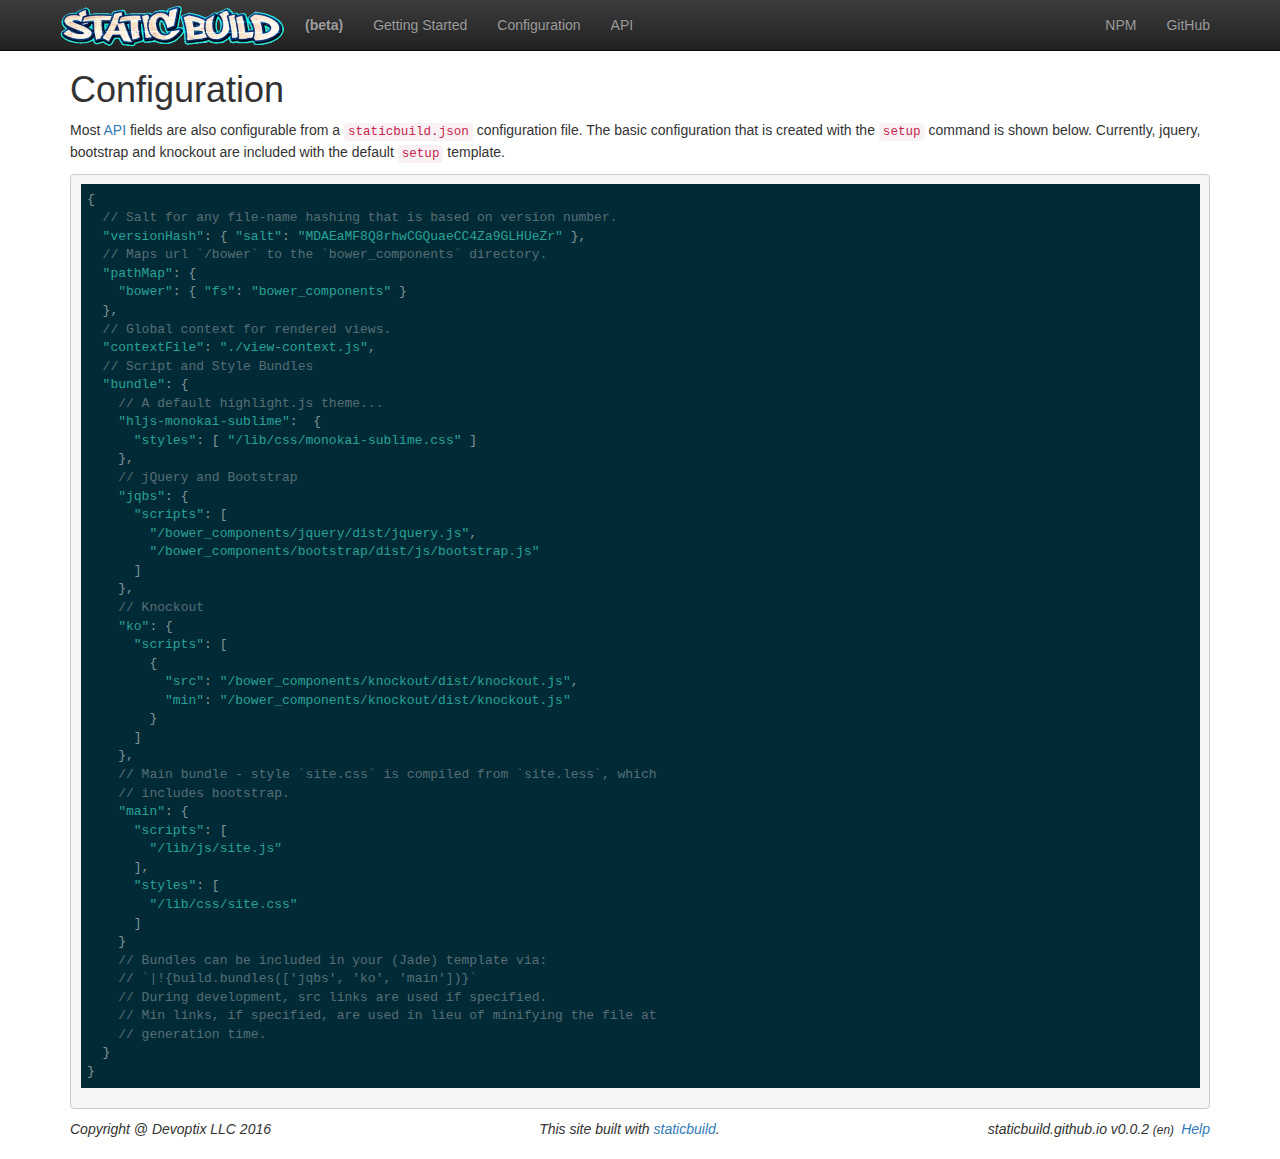
<file: configuration/index.html>
<!DOCTYPE html><html lang="en" dir="auto"><head><meta charset="utf-8"><meta http-equiv="X-UA-Compatible" content="IE=edge"><meta name="viewport" content="width=device-width,initial-scale=1"><title>Staticbuild (beta) &middot; A simple static website builder.</title><meta name="description" content="Staticbuild is a simple static website builder that lets you use Jade or Nunjucks templates to build your site."><link rel="apple-touch-icon" href="apple-touch-icon.png"><link rel="stylesheet" type="text/css" href="/lib/main/styles-9f6a6f337e.css"/><script type="text/javascript" src="/lib/jqbs/scripts-b0c3b7d58e.js"></script><script type="text/javascript" src="/lib/ko/scripts-2907ce55e3.js"></script><script type="text/javascript" src="/lib/main/scripts-5191973edb.js"></script><link rel="stylesheet" type="text/css" href="/lib/hljs-solarized-dark/styles-1bac334b99.css"/></head><body><div id="topnav" role="navigation" class="navbar navbar-inverse navbar-fixed-top"><div class="container"><div class="navbar-header"><button type="button" data-toggle="collapse" data-target="#navbar" aria-controls="navbar" class="navbar-toggle collapsed"><span class="sr-only">Menu</span><span class="icon-bar"></span><span class="icon-bar"></span><span class="icon-bar"></span></button><a href="/" class="navbar-brand"><img src="/lib/img/graffiti-logo-225x42.png" width="225" height="42"/></a></div><div id="navbar" class="navbar-collapse collapse"><ul class="nav navbar-nav"><li><a href="/#beta" title="(Project is currently in beta.)"><strong>(beta)</strong></a></li><li><a href="/getting-started/">Getting Started</a></li><li><a href="/configuration">Configuration</a></li><li><a href="/api">API</a></li></ul><ul class="nav navbar-nav navbar-right"><li><a href="https://www.npmjs.com/package/staticbuild">NPM</a></li><li><a href="https://github.com/staticbuild/staticbuild">GitHub</a></li></ul></div></div></div><div class="container"><h1>Configuration</h1><div class="row"><div class="col-xs-12"><p>Most <a href="/api">API</a> fields are also configurable from a <code>staticbuild.json</code> configuration file. The basic configuration that is created with the <a href="https://github.com/staticbuild/staticbuild#setup"><code>setup</code></a> command is shown below. Currently, jquery, bootstrap and knockout are included with the default <a href="https://github.com/staticbuild/staticbuild#setup"><code>setup</code></a> template.</p></div></div><div class="row"><div class="col-xs-12"><pre><p class="hljs">{
  <span class="hljs-comment">// Salt for any file-name hashing that is based on version number.</span>
  <span class="hljs-string">"versionHash"</span>: { <span class="hljs-string">"salt"</span>: <span class="hljs-string">"MDAEaMF8Q8rhwCGQuaeCC4Za9GLHUeZr"</span> },
  <span class="hljs-comment">// Maps url `/bower` to the `bower_components` directory.</span>
  <span class="hljs-string">"pathMap"</span>: {
    <span class="hljs-string">"bower"</span>: { <span class="hljs-string">"fs"</span>: <span class="hljs-string">"bower_components"</span> }
  },
  <span class="hljs-comment">// Global context for rendered views.</span>
  <span class="hljs-string">"contextFile"</span>: <span class="hljs-string">"./view-context.js"</span>,
  <span class="hljs-comment">// Script and Style Bundles</span>
  <span class="hljs-string">"bundle"</span>: {
    <span class="hljs-comment">// A default highlight.js theme...</span>
    <span class="hljs-string">"hljs-monokai-sublime"</span>:  {
      <span class="hljs-string">"styles"</span>: [ <span class="hljs-string">"/lib/css/monokai-sublime.css"</span> ]
    },
    <span class="hljs-comment">// jQuery and Bootstrap</span>
    <span class="hljs-string">"jqbs"</span>: {
      <span class="hljs-string">"scripts"</span>: [
        <span class="hljs-string">"/bower_components/jquery/dist/jquery.js"</span>,
        <span class="hljs-string">"/bower_components/bootstrap/dist/js/bootstrap.js"</span>
      ]
    },
    <span class="hljs-comment">// Knockout</span>
    <span class="hljs-string">"ko"</span>: {
      <span class="hljs-string">"scripts"</span>: [
        {
          <span class="hljs-string">"src"</span>: <span class="hljs-string">"/bower_components/knockout/dist/knockout.js"</span>,
          <span class="hljs-string">"min"</span>: <span class="hljs-string">"/bower_components/knockout/dist/knockout.js"</span>
        }
      ]
    },
    <span class="hljs-comment">// Main bundle - style `site.css` is compiled from `site.less`, which</span>
    <span class="hljs-comment">// includes bootstrap.</span>
    <span class="hljs-string">"main"</span>: {
      <span class="hljs-string">"scripts"</span>: [
        <span class="hljs-string">"/lib/js/site.js"</span>
      ],
      <span class="hljs-string">"styles"</span>: [
        <span class="hljs-string">"/lib/css/site.css"</span>
      ]
    }
    <span class="hljs-comment">// Bundles can be included in your (Jade) template via: </span>
    <span class="hljs-comment">// `|!{build.bundles(['jqbs', 'ko', 'main'])}`</span>
    <span class="hljs-comment">// During development, src links are used if specified.</span>
    <span class="hljs-comment">// Min links, if specified, are used in lieu of minifying the file at </span>
    <span class="hljs-comment">// generation time.</span>
  }
}</p></pre></div></div></div><div class="container"><div class="row"><div class="col-xs-12"><div class="text-center"><em class="pull-left">Copyright @ Devoptix LLC 2016</em><em>This site built with <a href="https://github.com/staticbuild/staticbuild">staticbuild</a>.</em><em class="pull-right">staticbuild.github.io v0.0.2 <small>(en) </small>&nbsp;<a href="https://github.com/staticbuild/staticbuild/issues">Help</a></em></div></div></div></div></body></html>
</file>
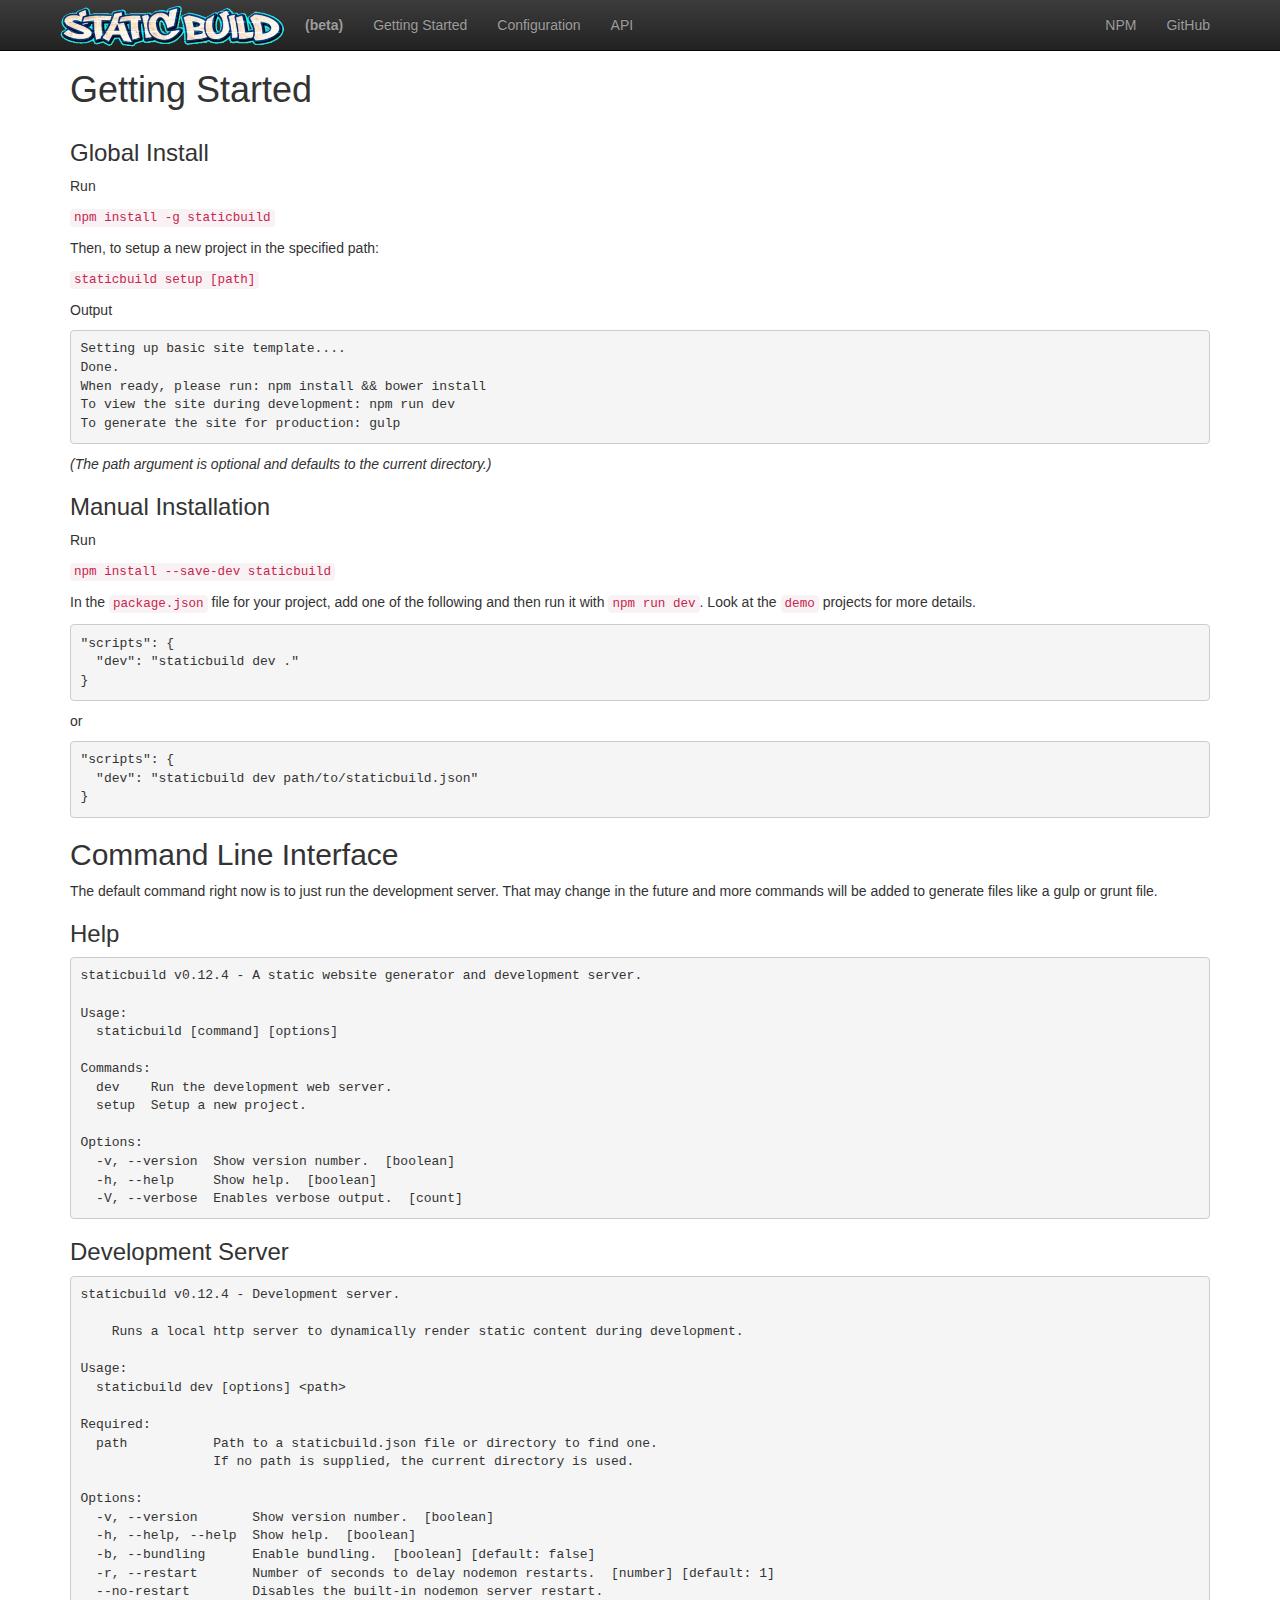
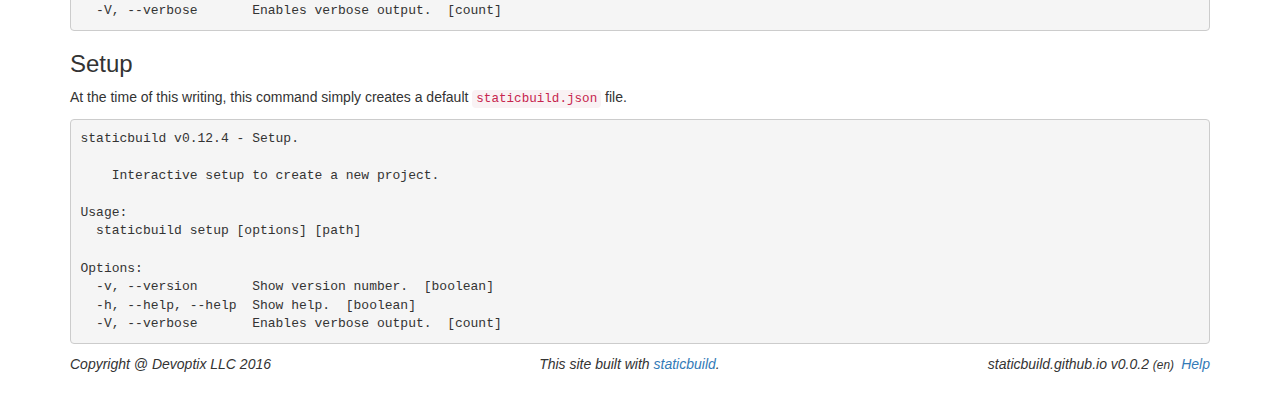
<file: getting-started/index.html>
<!DOCTYPE html><html lang="en" dir="auto"><head><meta charset="utf-8"><meta http-equiv="X-UA-Compatible" content="IE=edge"><meta name="viewport" content="width=device-width,initial-scale=1"><title>Staticbuild (beta) &middot; A simple static website builder.</title><meta name="description" content="Staticbuild is a simple static website builder that lets you use Jade or Nunjucks templates to build your site."><link rel="apple-touch-icon" href="apple-touch-icon.png"><link rel="stylesheet" type="text/css" href="/lib/main/styles-9f6a6f337e.css"/><script type="text/javascript" src="/lib/jqbs/scripts-b0c3b7d58e.js"></script><script type="text/javascript" src="/lib/ko/scripts-2907ce55e3.js"></script><script type="text/javascript" src="/lib/main/scripts-5191973edb.js"></script><link rel="stylesheet" type="text/css" href="/lib/hljs-solarized-dark/styles-1bac334b99.css"/></head><body><div id="topnav" role="navigation" class="navbar navbar-inverse navbar-fixed-top"><div class="container"><div class="navbar-header"><button type="button" data-toggle="collapse" data-target="#navbar" aria-controls="navbar" class="navbar-toggle collapsed"><span class="sr-only">Menu</span><span class="icon-bar"></span><span class="icon-bar"></span><span class="icon-bar"></span></button><a href="/" class="navbar-brand"><img src="/lib/img/graffiti-logo-225x42.png" width="225" height="42"/></a></div><div id="navbar" class="navbar-collapse collapse"><ul class="nav navbar-nav"><li><a href="/#beta" title="(Project is currently in beta.)"><strong>(beta)</strong></a></li><li><a href="/getting-started/">Getting Started</a></li><li><a href="/configuration">Configuration</a></li><li><a href="/api">API</a></li></ul><ul class="nav navbar-nav navbar-right"><li><a href="https://www.npmjs.com/package/staticbuild">NPM</a></li><li><a href="https://github.com/staticbuild/staticbuild">GitHub</a></li></ul></div></div></div><div class="container"><h1>Getting Started</h1><div class="row"><div class="col-xs-12"><p></p><h3 id="global-install">Global Install</h3><p>Run</p><p><code>npm install -g staticbuild</code></p><p>Then, to setup a new project in the specified path:</p><p><code>staticbuild setup [path]</code></p><p>Output</p><pre><code>Setting up basic site template....
Done.
When ready, please run: npm install &amp;&amp; bower install
To view the site during development: npm run dev
To generate the site for production: gulp
</code></pre><p><em>(The path argument is optional and defaults to the current directory.)</em></p><h3 id="manual-installation">Manual Installation</h3><p>Run</p><p><code>npm install --save-dev staticbuild</code></p><p>In the <code>package.json</code> file for your project, add one of the following and then run it with <code>npm run dev</code>. Look at the <code>demo</code> projects for more details.</p><pre><code class="lang-json">&quot;scripts&quot;: {
  &quot;dev&quot;: &quot;staticbuild dev .&quot;
}
</code></pre><p>or</p><pre><code class="lang-json">&quot;scripts&quot;: {
  &quot;dev&quot;: &quot;staticbuild dev path/to/staticbuild.json&quot;
}
</code></pre><h2 id="command-line-interface">Command Line Interface</h2><p>The default command right now is to just run the development server. That may change in the future and more commands will be added to generate files like a gulp or grunt file.</p><h3 id="help">Help</h3><pre><code>staticbuild v0.12.4 - A static website generator and development server.

Usage:
  staticbuild [command] [options]

Commands:
  dev    Run the development web server.
  setup  Setup a new project.

Options:
  -v, --version  Show version number.  [boolean]
  -h, --help     Show help.  [boolean]
  -V, --verbose  Enables verbose output.  [count]
</code></pre><h3 id="development-server">Development Server</h3><pre><code>staticbuild v0.12.4 - Development server.

    Runs a local http server to dynamically render static content during development.

Usage:
  staticbuild dev [options] &lt;path&gt;

Required:
  path           Path to a staticbuild.json file or directory to find one.
                 If no path is supplied, the current directory is used.

Options:
  -v, --version       Show version number.  [boolean]
  -h, --help, --help  Show help.  [boolean]
  -b, --bundling      Enable bundling.  [boolean] [default: false]
  -r, --restart       Number of seconds to delay nodemon restarts.  [number] [default: 1]
  --no-restart        Disables the built-in nodemon server restart.
  -V, --verbose       Enables verbose output.  [count]
</code></pre><h3 id="setup">Setup</h3><p>At the time of this writing, this command simply creates a default <code>staticbuild.json</code> file.</p><pre><code>staticbuild v0.12.4 - Setup.

    Interactive setup to create a new project.

Usage:
  staticbuild setup [options] [path]

Options:
  -v, --version       Show version number.  [boolean]
  -h, --help, --help  Show help.  [boolean]
  -V, --verbose       Enables verbose output.  [count]
</code></pre><p></p></div></div></div><div class="container"><div class="row"><div class="col-xs-12"><div class="text-center"><em class="pull-left">Copyright @ Devoptix LLC 2016</em><em>This site built with <a href="https://github.com/staticbuild/staticbuild">staticbuild</a>.</em><em class="pull-right">staticbuild.github.io v0.0.2 <small>(en) </small>&nbsp;<a href="https://github.com/staticbuild/staticbuild/issues">Help</a></em></div></div></div></div></body></html>
</file>
<file: lib/hljs-solarized-dark/styles-1bac334b99.css>
.hljs{display:block;overflow-x:auto;padding:.5em;background:#002b36;color:#839496}.hljs-comment,.hljs-quote{color:#586e75}.hljs-addition,.hljs-keyword,.hljs-selector-tag{color:#859900}.hljs-doctag,.hljs-literal,.hljs-meta .hljs-meta-string,.hljs-number,.hljs-regexp,.hljs-string{color:#2aa198}.hljs-name,.hljs-section,.hljs-selector-class,.hljs-selector-id,.hljs-title{color:#268bd2}.hljs-attr,.hljs-attribute,.hljs-class .hljs-title,.hljs-template-variable,.hljs-type,.hljs-variable{color:#b58900}.hljs-bullet,.hljs-link,.hljs-meta,.hljs-meta .hljs-keyword,.hljs-selector-attr,.hljs-selector-pseudo,.hljs-subst,.hljs-symbol{color:#cb4b16}.hljs-built_in,.hljs-deletion{color:#dc322f}.hljs-formula{background:#073642}.hljs-emphasis{font-style:italic}.hljs-strong{font-weight:700}
</file>
